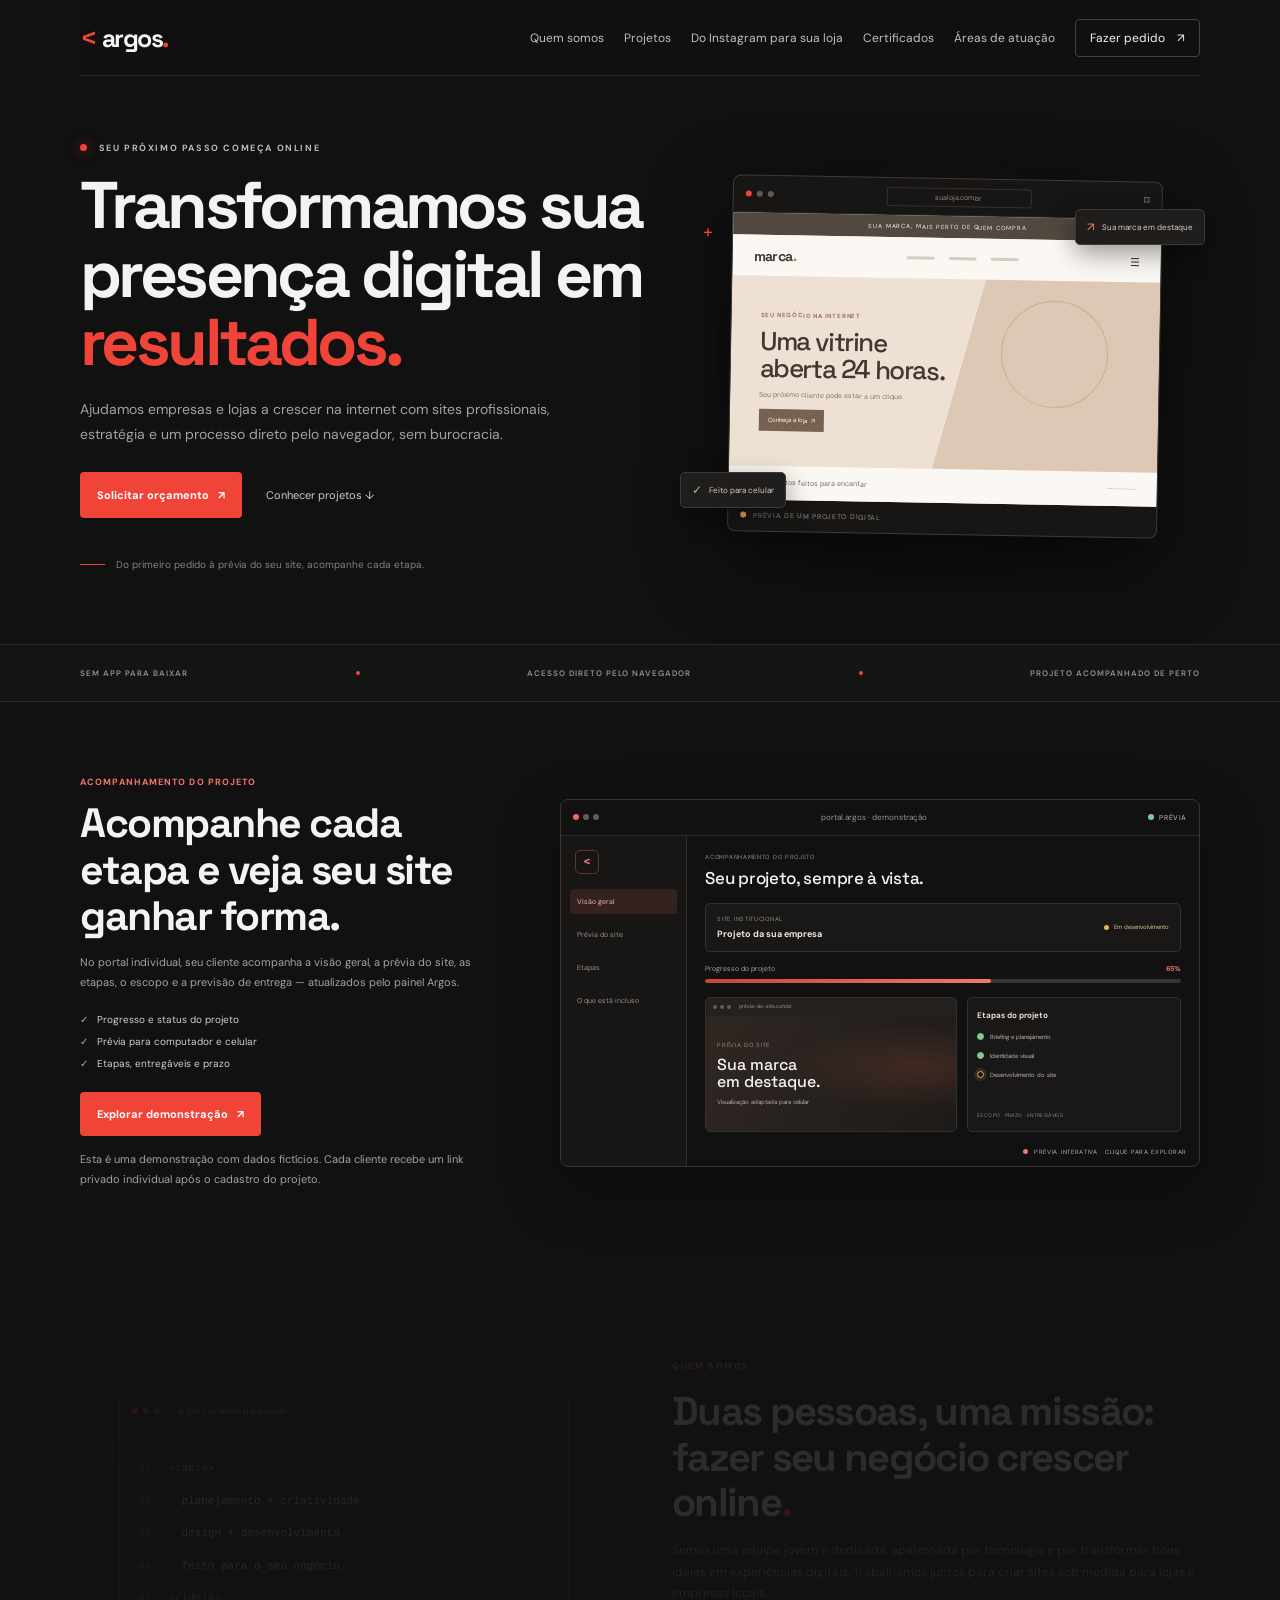
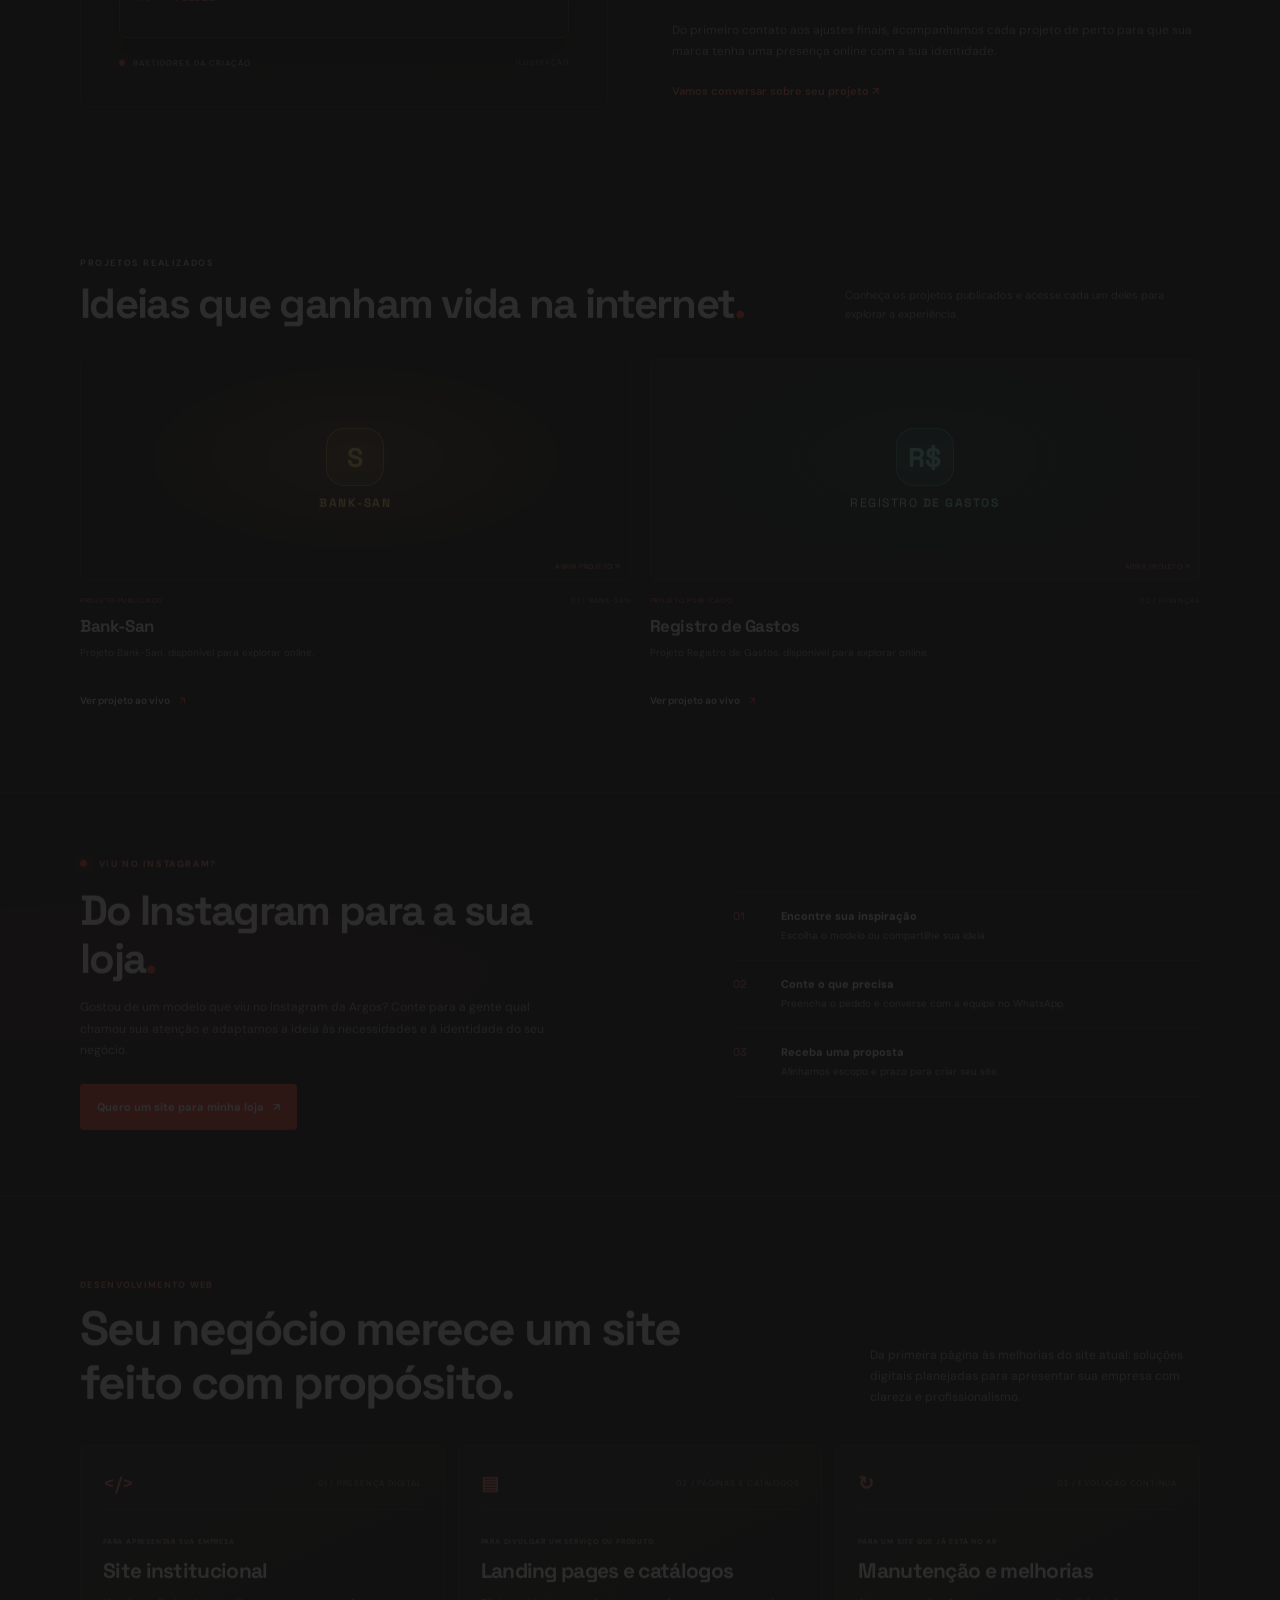
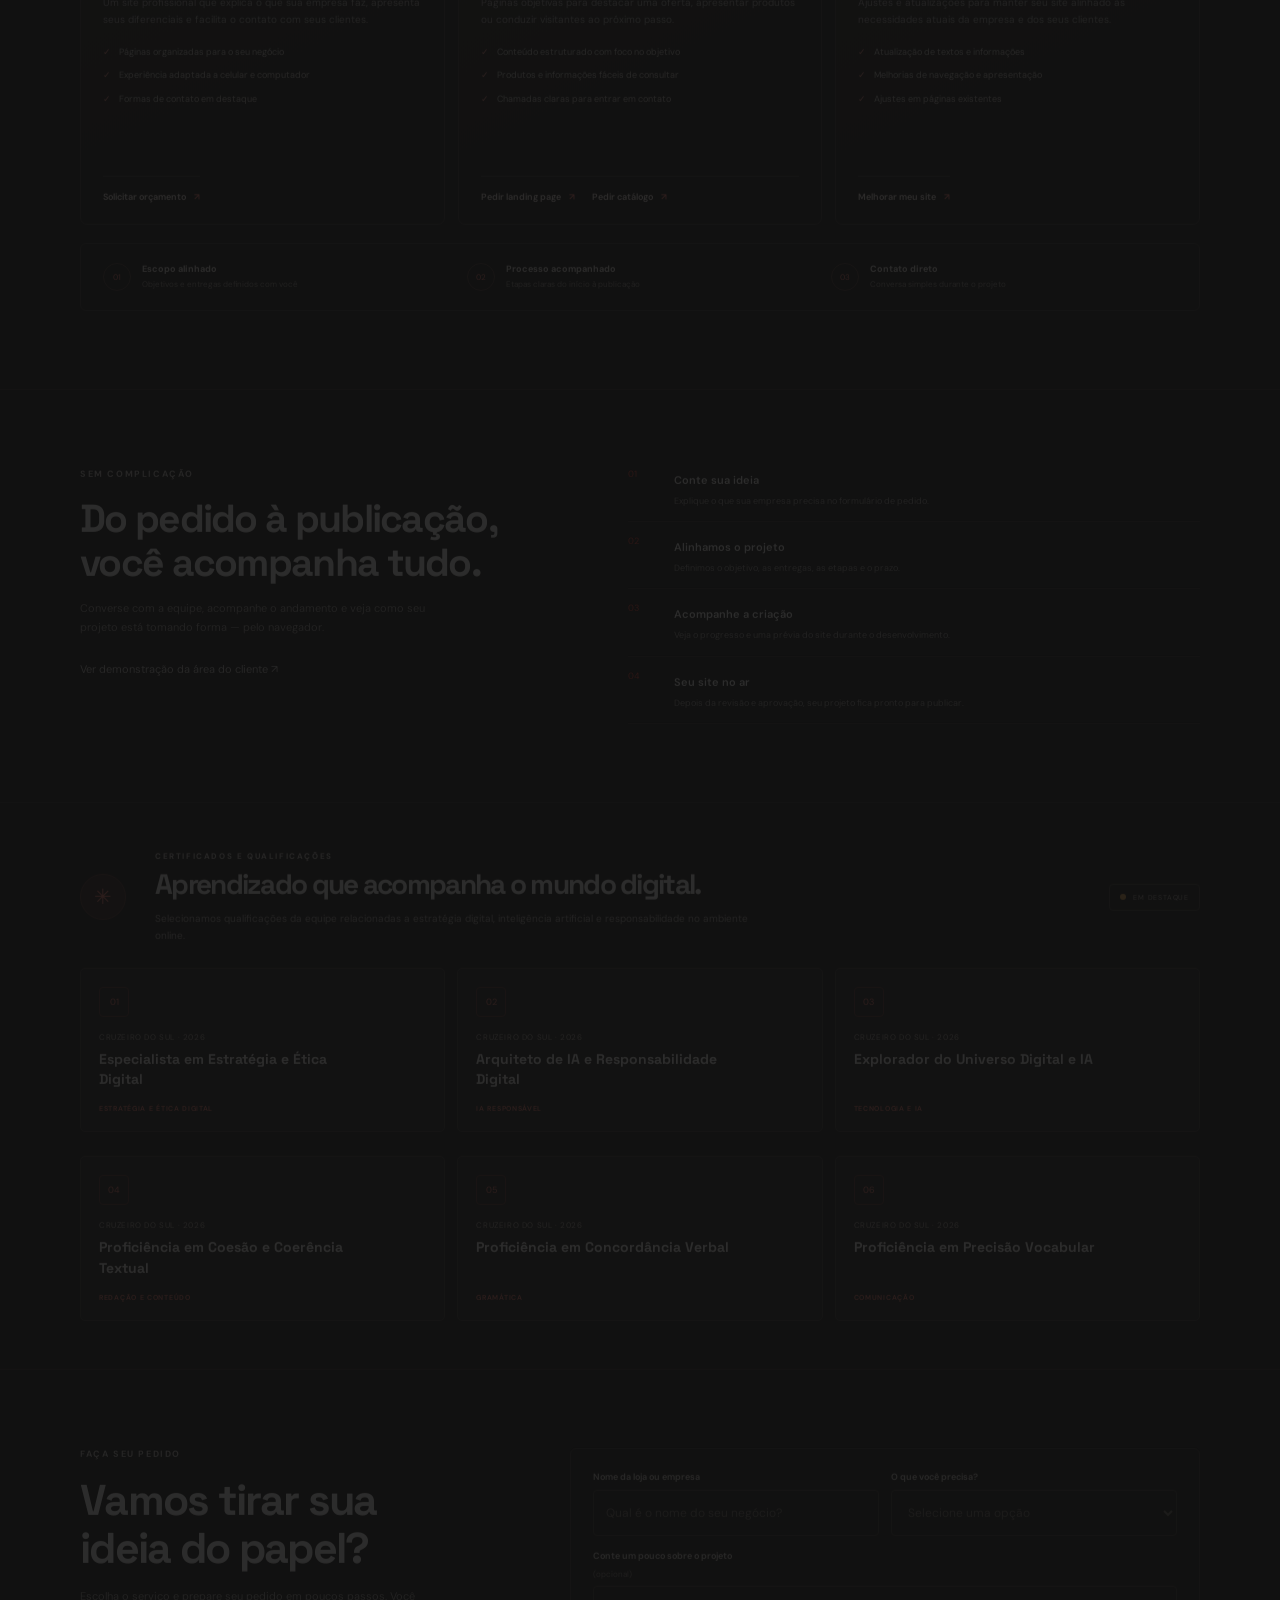
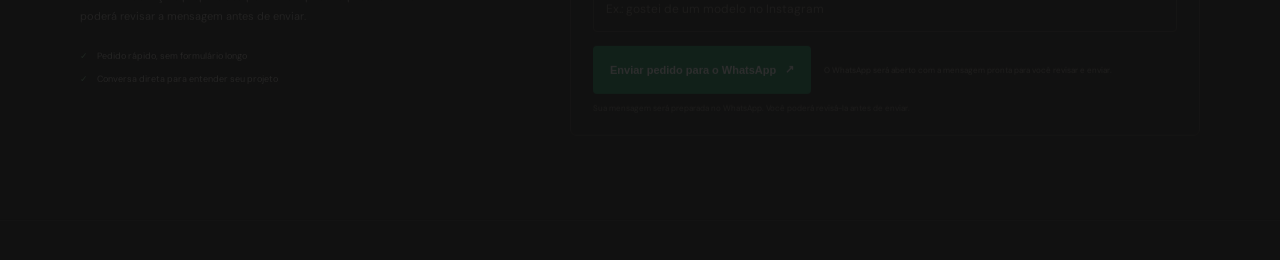
<file: index.html>
<!DOCTYPE html>
<html lang="pt-BR">
<head>
  <meta charset="UTF-8">
  <meta name="viewport" content="width=device-width, initial-scale=1">
  <link rel="icon" type="image/png" href="src/assets/argos-logo.png">
  <meta http-equiv="refresh" content="0; url=src/">
  <title>Argos</title>
</head>
<body>
  <p>Abrindo o site da Argos. <a href="src/">Clique aqui se não for redirecionado.</a></p>
</body>
</html>
</file>
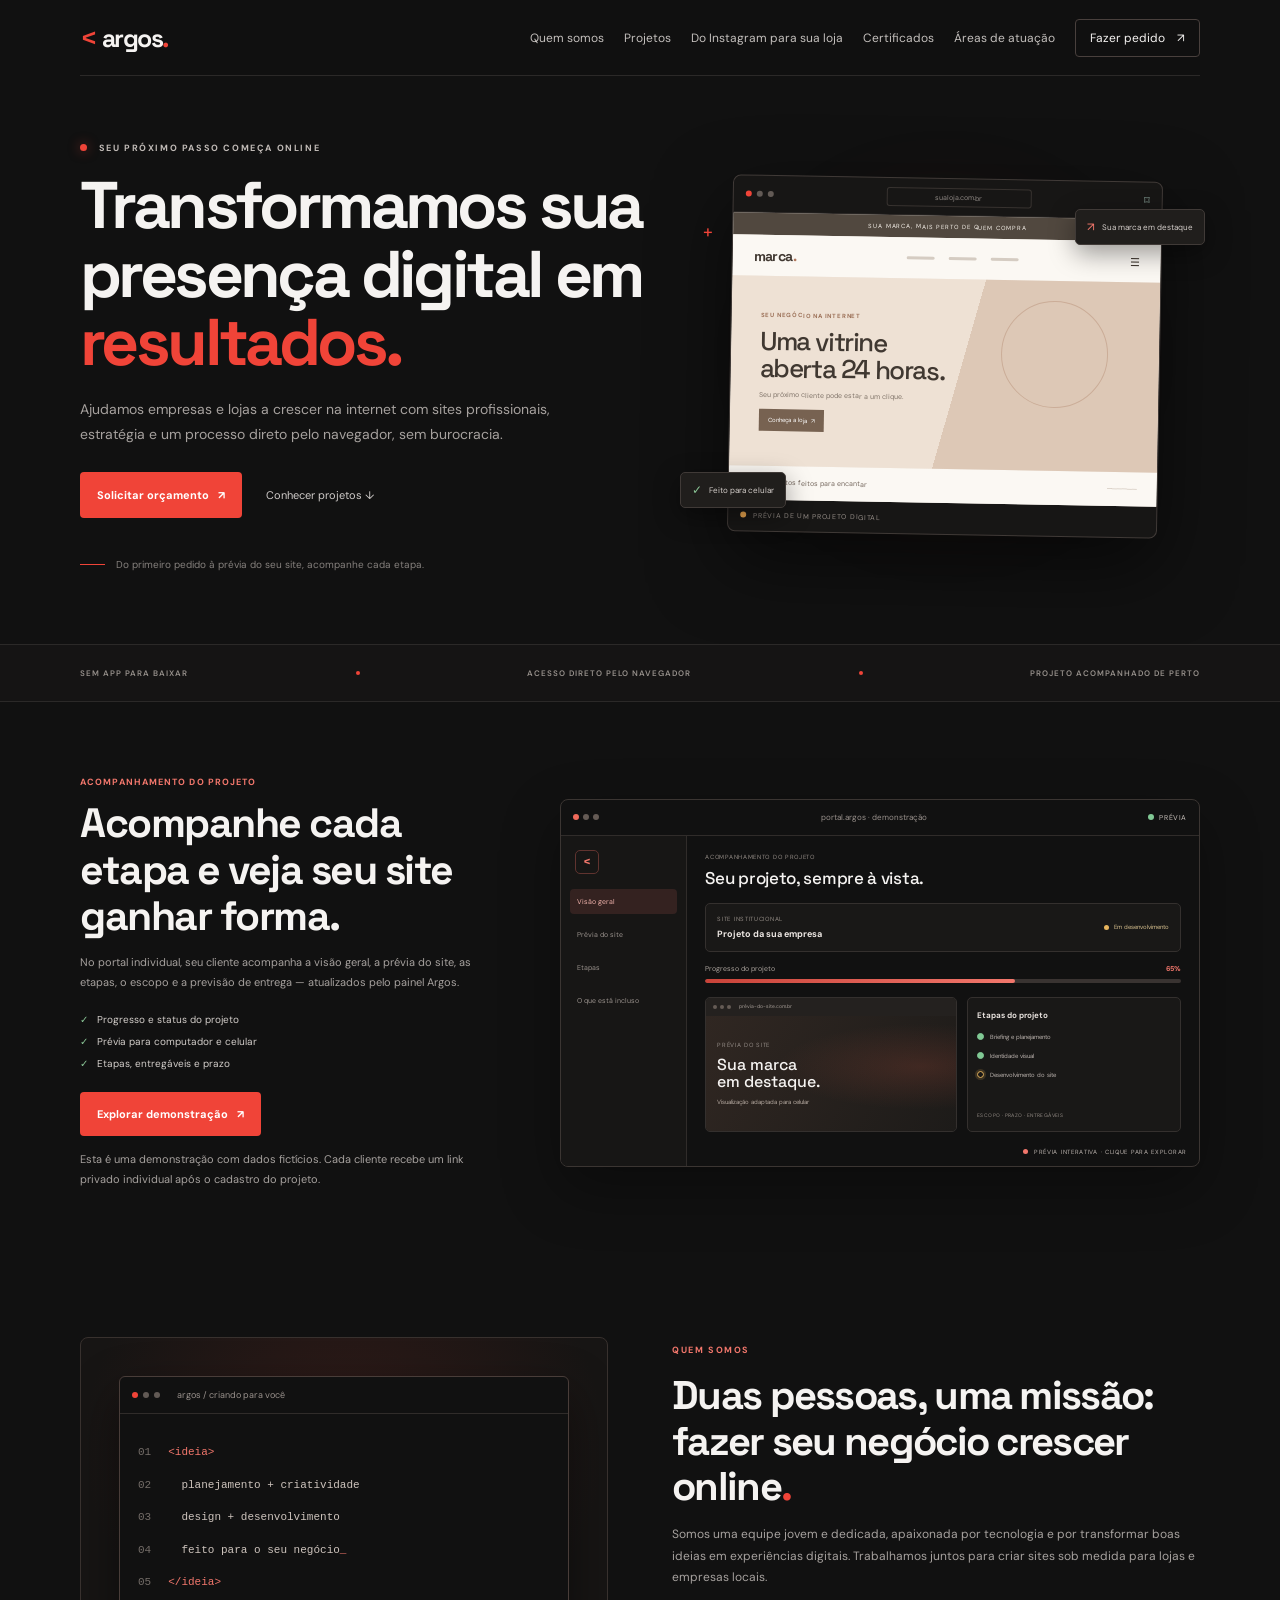
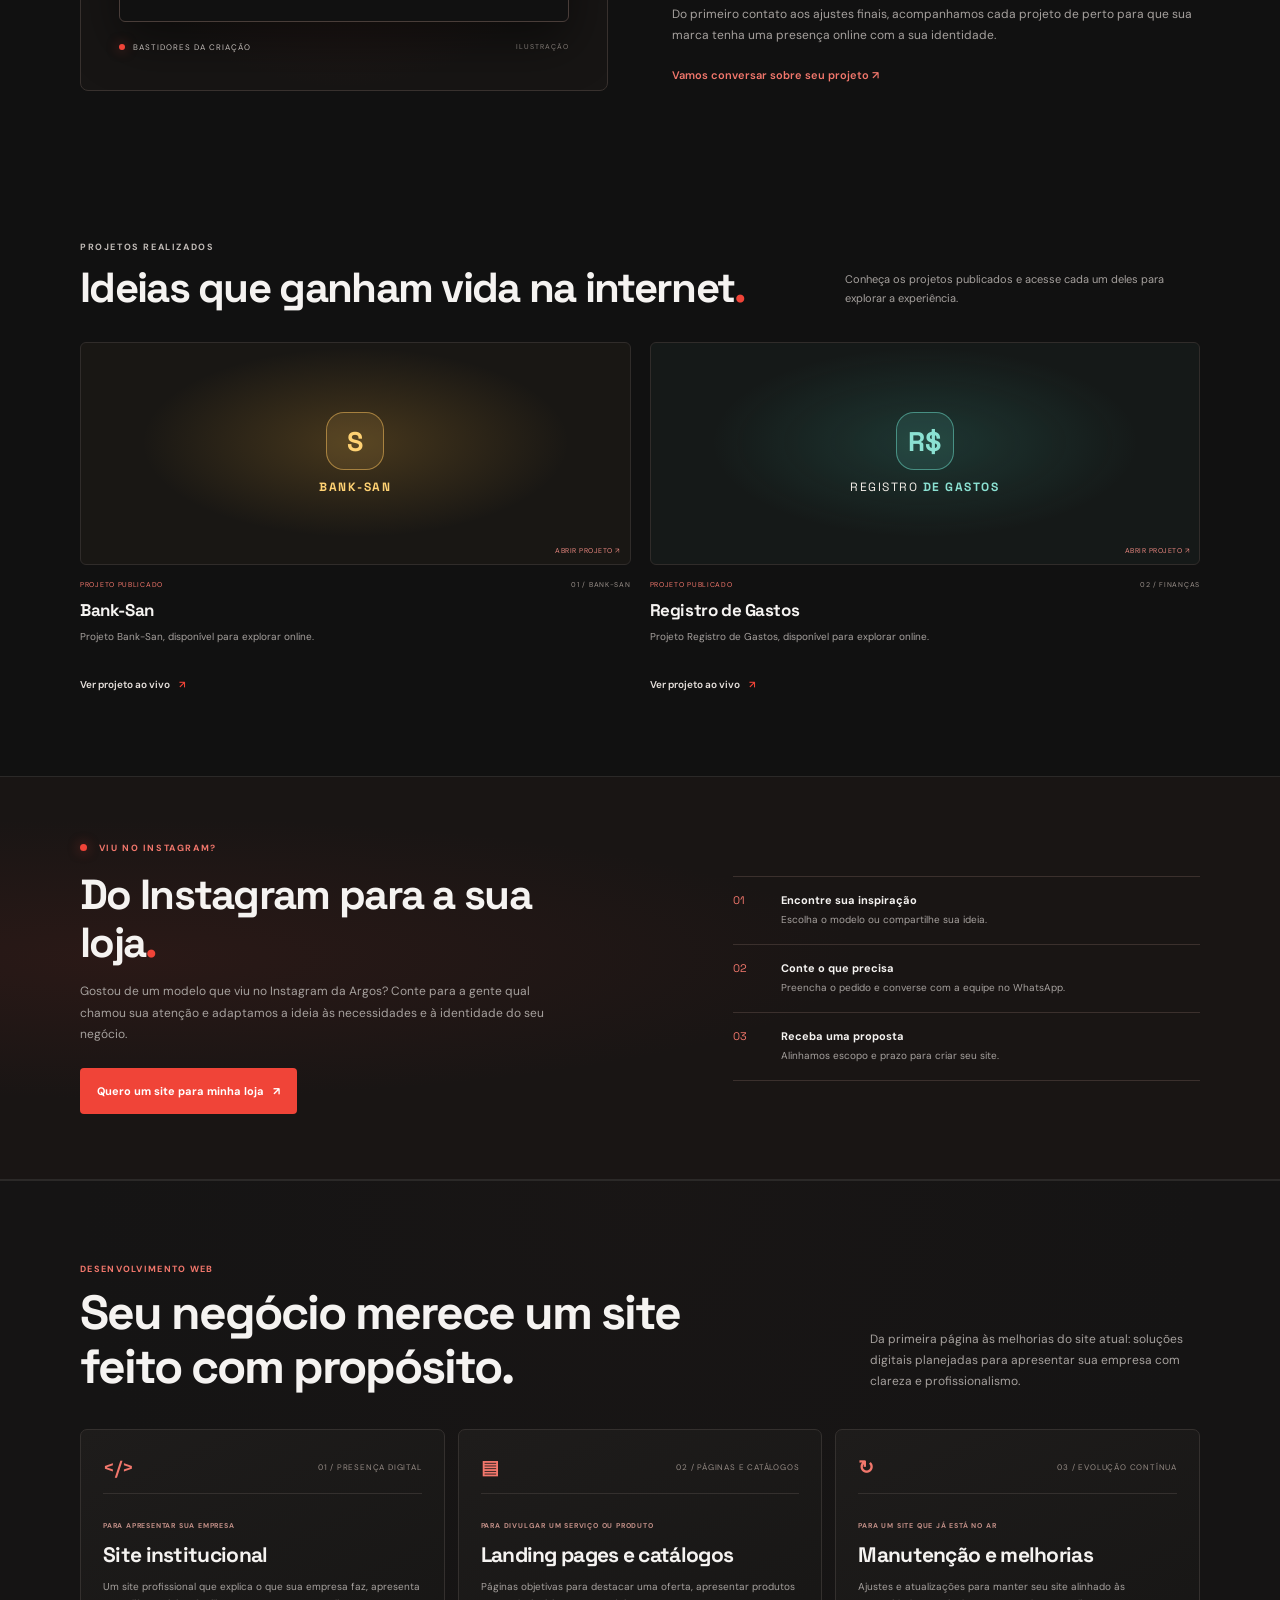
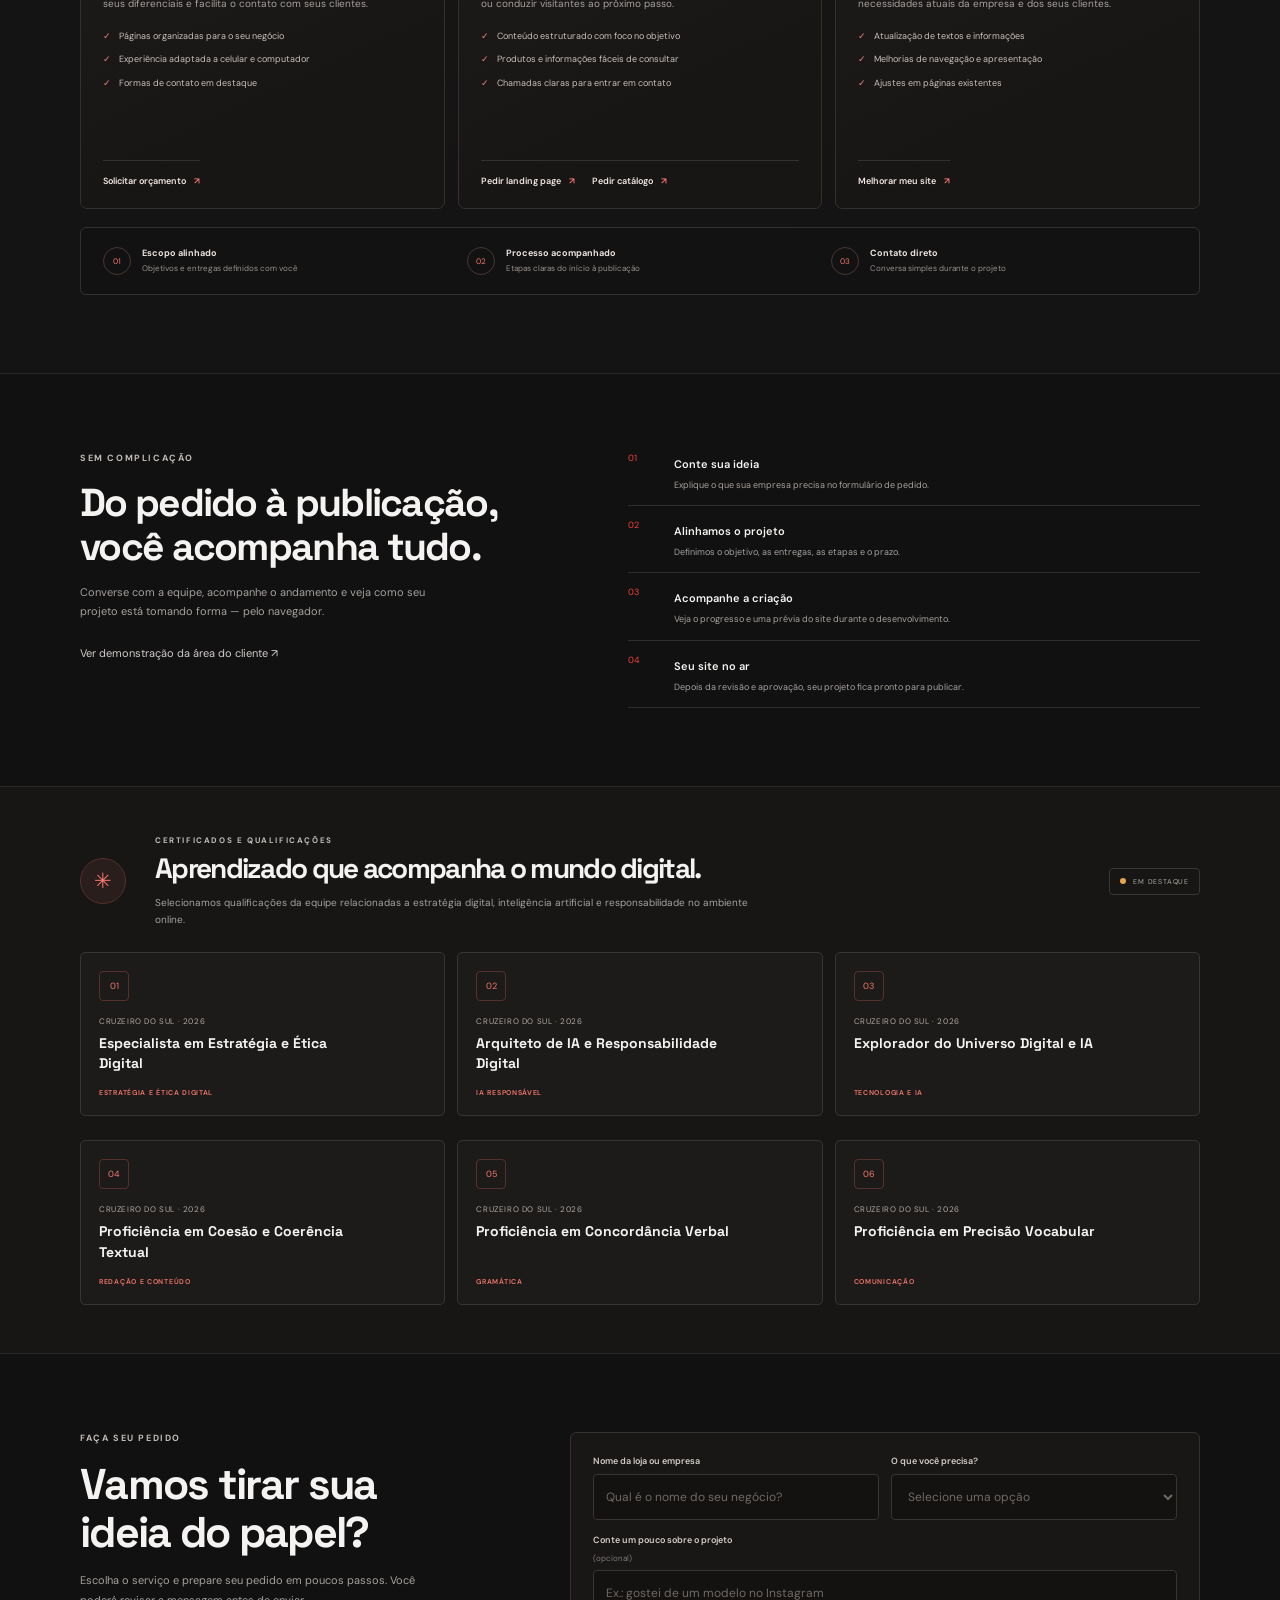
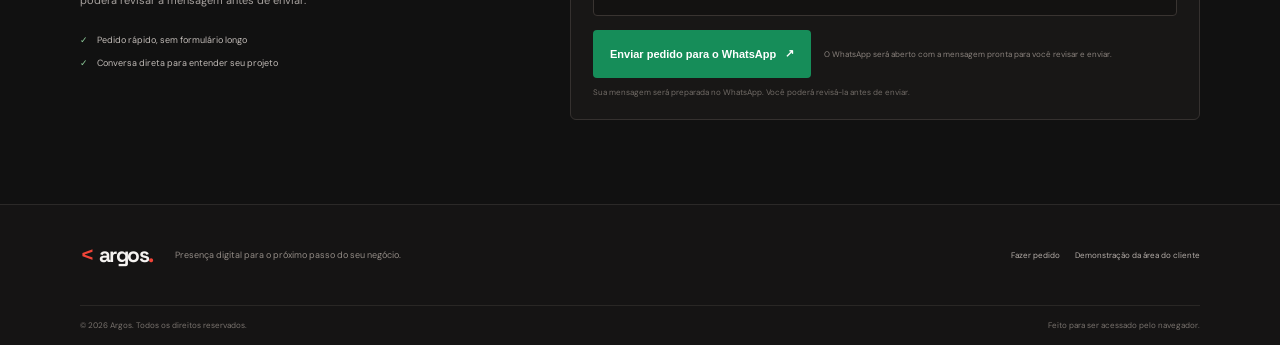
<file: src/index.html>
<!doctype html>
<html lang="pt-BR">
  <head>
    <meta charset="utf-8" />
    <meta name="viewport" content="width=device-width, initial-scale=1" />
    <link rel="icon" type="image/png" href="assets/argos-logo.png" />
    <meta
      name="description"
      content="A Argos cria sites profissionais, catálogos online e estratégias digitais para empresas e lojas."
    />
    <meta name="theme-color" content="#111111" />
    <title>Argos — Sua empresa pronta para crescer na internet</title>
    <link rel="preconnect" href="https://fonts.googleapis.com" />
    <link rel="preconnect" href="https://fonts.gstatic.com" crossorigin />
    <link
      href="https://fonts.googleapis.com/css2?family=DM+Sans:wght@400;500;600;700&family=Space+Grotesk:wght@400;500;600;700&display=swap"
      rel="stylesheet"
    />
    <link rel="stylesheet" href="css/styles.css" />
    <script src="js/config.js" defer></script>
    <script src="js/script.js" defer></script>
  </head>
  <body>
    <header class="site-header">
      <a class="brand" href="#inicio" aria-label="Argos, início">
        <span class="brand-mark" aria-hidden="true">&lt;</span>
        <span>argos<span class="brand-period">.</span></span>
      </a>
      <button class="menu-toggle" type="button" aria-expanded="false" aria-controls="main-nav" aria-label="Abrir menu">
        <span></span><span></span><span></span>
      </button>
      <nav class="main-nav" id="main-nav" aria-label="Navegação principal">
        <a href="#quem-somos">Quem somos</a>
        <a href="#projetos">Projetos</a>
        <a href="#instagram">Do Instagram para sua loja</a>
        <a href="#certificados">Certificados</a>
        <a href="#atuacao">Áreas de atuação</a>
        <a class="nav-cta" href="#pedido">Fazer pedido <span aria-hidden="true">↗</span></a>
      </nav>
    </header>

    <main>
      <section class="hero section-wrap" id="inicio">
        <div class="hero-copy">
          <p class="eyebrow"><span class="status-dot"></span> SEU PRÓXIMO PASSO COMEÇA ONLINE</p>
          <h1>Transformamos sua presença digital em <span>resultados.</span></h1>
          <p class="hero-description">
            Ajudamos empresas e lojas a crescer na internet com sites profissionais, estratégia e um processo
            direto pelo navegador, sem burocracia.
          </p>
          <div class="hero-actions">
            <a class="button button-primary" href="#pedido">Solicitar orçamento <span aria-hidden="true">↗</span></a>
            <a class="text-link" href="#projetos">Conhecer projetos <span aria-hidden="true">↓</span></a>
          </div>
          <div class="hero-note">
            <span class="note-line" aria-hidden="true"></span>
            <span>Do primeiro pedido à prévia do seu site, acompanhe cada etapa.</span>
          </div>
        </div>

        <div class="hero-art" aria-label="Prévia ilustrativa de um site de loja virtual">
          <div class="art-glow"></div>
          <div class="browser-card">
            <div class="browser-top">
              <span></span><span></span><span></span>
              <div class="browser-address">sualoja.com.br</div>
              <span class="browser-lock" aria-label="Conexão ilustrativa">⌑</span>
            </div>
            <div class="store-preview">
              <div class="store-announcement">SUA MARCA, MAIS PERTO DE QUEM COMPRA</div>
              <div class="store-nav">
                <strong>marca<span>.</span></strong>
                <div><i></i><i></i><i></i></div>
                <b>☰</b>
              </div>
              <div class="store-hero">
                <span>SEU NEGÓCIO NA INTERNET</span>
                <strong>Uma vitrine<br />aberta 24 horas.</strong>
                <p>Seu próximo cliente pode estar a um clique.</p>
                <i>Conheça a loja&nbsp; ↗</i>
              </div>
              <div class="store-bottom"><span>◇</span><span>Produtos feitos para encantar</span><b>──────</b></div>
            </div>
            <div class="browser-caption"><span class="caption-live"></span> PRÉVIA DE UM PROJETO DIGITAL</div>
          </div>
          <span class="hero-chip chip-one"><i>↗</i> Sua marca em destaque</span>
          <span class="hero-chip chip-two"><i>✓</i> Feito para celular</span>
          <span class="hero-cross" aria-hidden="true">+</span>
        </div>
      </section>

      <section class="trust-strip" aria-label="Diferenciais da Argos">
        <div class="section-wrap trust-inner">
          <span>SEM APP PARA BAIXAR</span><i></i>
          <span>ACESSO DIRETO PELO NAVEGADOR</span><i></i>
          <span>PROJETO ACOMPANHADO DE PERTO</span>
        </div>
      </section>

      <section class="client-showcase section-wrap" aria-labelledby="client-showcase-title">
        <div class="client-showcase-copy">
          <p class="eyebrow">ACOMPANHAMENTO DO PROJETO</p>
          <h2 id="client-showcase-title">Acompanhe cada etapa e veja seu site ganhar forma.</h2>
          <p>No portal individual, seu cliente acompanha a visão geral, a prévia do site, as etapas, o escopo e a previsão de entrega — atualizados pelo painel Argos.</p>
          <ul class="client-showcase-list">
            <li><span aria-hidden="true">✓</span> Progresso e status do projeto</li>
            <li><span aria-hidden="true">✓</span> Prévia para computador e celular</li>
            <li><span aria-hidden="true">✓</span> Etapas, entregáveis e prazo</li>
          </ul>
          <a class="button button-primary" href="cliente.html">Explorar demonstração <span aria-hidden="true">↗</span></a>
          <p class="client-showcase-note">Esta é uma demonstração com dados fictícios. Cada cliente recebe um link privado individual após o cadastro do projeto.</p>
        </div>
        <a class="client-showcase-preview" href="cliente.html" aria-label="Abrir demonstração da área do cliente">
          <div class="showcase-browser-bar">
            <span class="showcase-browser-dots" aria-hidden="true"><i></i><i></i><i></i></span>
            <span>portal.argos · demonstração</span>
            <span class="showcase-live"><i></i> PRÉVIA</span>
          </div>
          <div class="showcase-dashboard">
            <aside class="showcase-sidebar" aria-hidden="true">
              <span class="showcase-logo">&lt;</span>
              <span class="showcase-side-item is-current">Visão geral</span>
              <span class="showcase-side-item">Prévia do site</span>
              <span class="showcase-side-item">Etapas</span>
              <span class="showcase-side-item">O que está incluso</span>
            </aside>
            <div class="showcase-main">
              <div class="showcase-welcome">
                <span>ACOMPANHAMENTO DO PROJETO</span>
                <strong>Seu projeto, sempre à vista.</strong>
              </div>
              <div class="showcase-project">
                <div>
                  <small>SITE INSTITUCIONAL</small>
                  <strong>Projeto da sua empresa</strong>
                </div>
                <span class="showcase-status"><i></i> Em desenvolvimento</span>
              </div>
              <div class="showcase-progress">
                <div><span>Progresso do projeto</span><strong>65%</strong></div>
                <span class="showcase-progress-track"><i></i></span>
              </div>
              <div class="showcase-lower">
                <div class="showcase-site-preview">
                  <div class="showcase-site-top"><i></i><i></i><i></i><span>prévia-do-site.com.br</span></div>
                  <div class="showcase-site-content">
                    <small>PRÉVIA DO SITE</small>
                    <strong>Sua marca<br />em destaque.</strong>
                    <span>Visualização adaptada para celular</span>
                  </div>
                </div>
                <div class="showcase-timeline">
                  <strong>Etapas do projeto</strong>
                  <span><i class="is-done"></i> Briefing e planejamento</span>
                  <span><i class="is-done"></i> Identidade visual</span>
                  <span><i class="is-active"></i> Desenvolvimento do site</span>
                  <small>ESCOPO · PRAZO · ENTREGÁVEIS</small>
                </div>
              </div>
            </div>
          </div>
          <span class="showcase-caption"><i></i> PRÉVIA INTERATIVA · CLIQUE PARA EXPLORAR</span>
        </a>
      </section>

      <section class="about section-wrap" id="quem-somos" aria-labelledby="about-title">
        <div class="about-visual" aria-label="Ilustração de uma tela de código nos bastidores da Argos" role="img">
          <div class="about-editor">
            <div class="about-editor-top"><span></span><span></span><span></span><small>argos / criando para você</small></div>
            <div class="about-editor-body" aria-hidden="true">
              <span class="code-line"><i>01</i><b>&lt;ideia&gt;</b></span>
              <span class="code-line"><i>02</i>&nbsp;&nbsp;planejamento + criatividade</span>
              <span class="code-line"><i>03</i>&nbsp;&nbsp;design + desenvolvimento</span>
              <span class="code-line"><i>04</i>&nbsp;&nbsp;feito para o seu negócio<span class="code-cursor">_</span></span>
              <span class="code-line"><i>05</i><b>&lt;/ideia&gt;</b></span>
            </div>
          </div>
          <div class="about-visual-caption"><span class="status-dot"></span> BASTIDORES DA CRIAÇÃO <small>ILUSTRAÇÃO</small></div>
        </div>
        <div class="about-copy">
          <p class="eyebrow">QUEM SOMOS</p>
          <h2>Duas pessoas, uma missão: fazer seu negócio crescer online<span class="brand-period">.</span></h2>
          <p>Somos uma equipe jovem e dedicada, apaixonada por tecnologia e por transformar boas ideias em experiências digitais. Trabalhamos juntos para criar sites sob medida para lojas e empresas locais.</p>
          <p>Do primeiro contato aos ajustes finais, acompanhamos cada projeto de perto para que sua marca tenha uma presença online com a sua identidade.</p>
          <a class="text-link" href="#pedido">Vamos conversar sobre seu projeto <span aria-hidden="true">↗</span></a>
        </div>
      </section>

      <section class="projects section-wrap" id="projetos">
        <div class="section-heading">
          <div>
            <p class="eyebrow">PROJETOS REALIZADOS</p>
            <h2>Ideias que ganham vida na internet<span class="brand-period">.</span></h2>
          </div>
          <p>Conheça os projetos publicados e acesse cada um deles para explorar a experiência.</p>
        </div>
        <div class="project-grid">
          <article class="project-card">
            <a
              class="project-visual project-visual--bank"
              href="https://bank-san.vercel.app/"
              target="_blank"
              rel="noopener noreferrer"
              aria-label="Abrir o projeto Bank-San em uma nova aba"
            >
              <span class="project-cover-mark" aria-hidden="true">S</span>
              <span class="project-cover-name"><strong>BANK-SAN</strong></span>
              <span class="visual-link">ABRIR PROJETO ↗</span>
            </a>
            <div class="project-meta"><span>PROJETO PUBLICADO</span><span>01 / BANK-SAN</span></div>
            <h3>Bank-San</h3>
            <p>Projeto Bank-San, disponível para explorar online.</p>
            <a
              class="project-link"
              href="https://bank-san.vercel.app/"
              target="_blank"
              rel="noopener noreferrer"
            >Ver projeto ao vivo <span aria-hidden="true">↗</span></a>
          </article>
          <article class="project-card">
            <a
              class="project-visual project-visual--expenses"
              href="https://nv-py.vercel.app/"
              target="_blank"
              rel="noopener noreferrer"
              aria-label="Abrir o projeto Registro de Gastos em uma nova aba"
            >
              <span class="project-cover-mark" aria-hidden="true">R$</span>
              <span class="project-cover-name">REGISTRO <strong>DE GASTOS</strong></span>
              <span class="visual-link">ABRIR PROJETO ↗</span>
            </a>
            <div class="project-meta"><span>PROJETO PUBLICADO</span><span>02 / FINANÇAS</span></div>
            <h3>Registro de Gastos</h3>
            <p>Projeto Registro de Gastos, disponível para explorar online.</p>
            <a
              class="project-link"
              href="https://nv-py.vercel.app/"
              target="_blank"
              rel="noopener noreferrer"
            >Ver projeto ao vivo <span aria-hidden="true">↗</span></a>
          </article>
        </div>
      </section>

      <section class="instagram-section" id="instagram" aria-labelledby="instagram-title">
        <div class="section-wrap instagram-inner">
          <div class="instagram-copy">
            <p class="eyebrow"><span class="status-dot"></span> VIU NO INSTAGRAM?</p>
            <h2 id="instagram-title">Do Instagram para a sua loja<span class="brand-period">.</span></h2>
            <p>Gostou de um modelo que viu no Instagram da Argos? Conte para a gente qual chamou sua atenção e adaptamos a ideia às necessidades e à identidade do seu negócio.</p>
            <a class="button button-primary" href="#pedido">Quero um site para minha loja <span aria-hidden="true">↗</span></a>
          </div>
          <div class="instagram-steps" aria-label="Como encomendar seu site">
            <div><span>01</span><p><strong>Encontre sua inspiração</strong><small>Escolha o modelo ou compartilhe sua ideia.</small></p></div>
            <div><span>02</span><p><strong>Conte o que precisa</strong><small>Preencha o pedido e converse com a equipe no WhatsApp.</small></p></div>
            <div><span>03</span><p><strong>Receba uma proposta</strong><small>Alinhamos escopo e prazo para criar seu site.</small></p></div>
          </div>
        </div>
      </section>

      <section class="services" id="atuacao">
        <div class="section-wrap">
          <div class="section-heading">
            <div>
              <p class="eyebrow">DESENVOLVIMENTO WEB</p>
              <h2>Seu negócio merece um site feito com propósito.</h2>
            </div>
            <p>Da primeira página às melhorias do site atual: soluções digitais planejadas para apresentar sua empresa com clareza e profissionalismo.</p>
          </div>
          <div class="service-grid">
            <article class="service-card">
              <div class="service-top"><span class="service-icon" aria-hidden="true">&lt;/&gt;</span><span class="service-number">01 / PRESENÇA DIGITAL</span></div>
              <p class="eyebrow">PARA APRESENTAR SUA EMPRESA</p>
              <h3>Site institucional</h3>
              <p>Um site profissional que explica o que sua empresa faz, apresenta seus diferenciais e facilita o contato com seus clientes.</p>
              <ul>
                <li>Páginas organizadas para o seu negócio</li>
                <li>Experiência adaptada a celular e computador</li>
                <li>Formas de contato em destaque</li>
              </ul>
              <a class="service-link" href="#pedido" data-service="Site institucional">Solicitar orçamento <span aria-hidden="true">↗</span></a>
            </article>
            <article class="service-card">
              <div class="service-top"><span class="service-icon" aria-hidden="true">▤</span><span class="service-number">02 / PÁGINAS E CATÁLOGOS</span></div>
              <p class="eyebrow">PARA DIVULGAR UM SERVIÇO OU PRODUTO</p>
              <h3>Landing pages e catálogos</h3>
              <p>Páginas objetivas para destacar uma oferta, apresentar produtos ou conduzir visitantes ao próximo passo.</p>
              <ul>
                <li>Conteúdo estruturado com foco no objetivo</li>
                <li>Produtos e informações fáceis de consultar</li>
                <li>Chamadas claras para entrar em contato</li>
              </ul>
              <div class="service-actions">
                <a class="service-link" href="#pedido" data-service="Landing page">Pedir landing page <span aria-hidden="true">↗</span></a>
                <a class="service-link" href="#pedido" data-service="Catálogo online">Pedir catálogo <span aria-hidden="true">↗</span></a>
              </div>
            </article>
            <article class="service-card">
              <div class="service-top"><span class="service-icon" aria-hidden="true">↻</span><span class="service-number">03 / EVOLUÇÃO CONTÍNUA</span></div>
              <p class="eyebrow">PARA UM SITE QUE JÁ ESTÁ NO AR</p>
              <h3>Manutenção e melhorias</h3>
              <p>Ajustes e atualizações para manter seu site alinhado às necessidades atuais da empresa e dos seus clientes.</p>
              <ul>
                <li>Atualização de textos e informações</li>
                <li>Melhorias de navegação e apresentação</li>
                <li>Ajustes em páginas existentes</li>
              </ul>
              <a class="service-link" href="#pedido" data-service="Manutenção ou melhoria">Melhorar meu site <span aria-hidden="true">↗</span></a>
            </article>
          </div>
          <div class="service-commitments" aria-label="Compromissos no desenvolvimento">
            <span><i aria-hidden="true">01</i><strong>Escopo alinhado</strong><small>Objetivos e entregas definidos com você</small></span>
            <span><i aria-hidden="true">02</i><strong>Processo acompanhado</strong><small>Etapas claras do início à publicação</small></span>
            <span><i aria-hidden="true">03</i><strong>Contato direto</strong><small>Conversa simples durante o projeto</small></span>
          </div>
        </div>
      </section>

      <section class="process section-wrap">
        <div class="process-heading">
          <p class="eyebrow">SEM COMPLICAÇÃO</p>
          <h2>Do pedido à publicação,<br />você acompanha tudo.</h2>
          <p>Converse com a equipe, acompanhe o andamento e veja como seu projeto está tomando forma — pelo navegador.</p>
          <a class="text-link" href="cliente.html">Ver demonstração da área do cliente <span aria-hidden="true">↗</span></a>
        </div>
        <div class="process-steps">
          <div class="process-step"><span>01</span><div><strong>Conte sua ideia</strong><p>Explique o que sua empresa precisa no formulário de pedido.</p></div></div>
          <div class="process-step"><span>02</span><div><strong>Alinhamos o projeto</strong><p>Definimos o objetivo, as entregas, as etapas e o prazo.</p></div></div>
          <div class="process-step"><span>03</span><div><strong>Acompanhe a criação</strong><p>Veja o progresso e uma prévia do site durante o desenvolvimento.</p></div></div>
          <div class="process-step"><span>04</span><div><strong>Seu site no ar</strong><p>Depois da revisão e aprovação, seu projeto fica pronto para publicar.</p></div></div>
        </div>
      </section>

      <section class="certificates" id="certificados">
        <div class="section-wrap certificates-inner">
          <div class="certificate-heading">
            <div class="certificate-mark" aria-hidden="true">✳</div>
            <div class="certificate-copy">
              <p class="eyebrow">CERTIFICADOS E QUALIFICAÇÕES</p>
              <h2>Aprendizado que acompanha o mundo digital.</h2>
              <p>Selecionamos qualificações da equipe relacionadas a estratégia digital, inteligência artificial e responsabilidade no ambiente online.</p>
            </div>
            <span class="certificate-status"><i></i> EM DESTAQUE</span>
          </div>
          <div class="certificate-grid" aria-label="Qualificações selecionadas da equipe Argos">
            <article class="certificate-card">
              <span class="certificate-card-mark" aria-hidden="true">01</span>
              <div>
                <p class="certificate-provider">CRUZEIRO DO SUL · 2026</p>
                <h3>Especialista em Estratégia e Ética Digital</h3>
              </div>
              <span class="certificate-topic">ESTRATÉGIA E ÉTICA DIGITAL</span>
            </article>
            <article class="certificate-card">
              <span class="certificate-card-mark" aria-hidden="true">02</span>
              <div>
                <p class="certificate-provider">CRUZEIRO DO SUL · 2026</p>
                <h3>Arquiteto de IA e Responsabilidade Digital</h3>
              </div>
              <span class="certificate-topic">IA RESPONSÁVEL</span>
            </article>
            <article class="certificate-card">
              <span class="certificate-card-mark" aria-hidden="true">03</span>
              <div>
                <p class="certificate-provider">CRUZEIRO DO SUL · 2026</p>
                <h3>Explorador do Universo Digital e IA</h3>
              </div>
              <span class="certificate-topic">TECNOLOGIA E IA</span>
            </article>
          </div>
          <div class="certificate-grid certificate-grid-more" id="certificate-more" aria-label="Mais certificados da equipe Argos">
            <article class="certificate-card">
              <span class="certificate-card-mark" aria-hidden="true">04</span>
              <div>
                <p class="certificate-provider">CRUZEIRO DO SUL · 2026</p>
                <h3>Proficiência em Coesão e Coerência Textual</h3>
              </div>
              <span class="certificate-topic">REDAÇÃO E CONTEÚDO</span>
            </article>
            <article class="certificate-card">
              <span class="certificate-card-mark" aria-hidden="true">05</span>
              <div>
                <p class="certificate-provider">CRUZEIRO DO SUL · 2026</p>
                <h3>Proficiência em Concordância Verbal</h3>
              </div>
              <span class="certificate-topic">GRAMÁTICA</span>
            </article>
            <article class="certificate-card">
              <span class="certificate-card-mark" aria-hidden="true">06</span>
              <div>
                <p class="certificate-provider">CRUZEIRO DO SUL · 2026</p>
                <h3>Proficiência em Precisão Vocabular</h3>
              </div>
              <span class="certificate-topic">COMUNICAÇÃO</span>
            </article>
          </div>
          <button class="certificate-toggle" id="certificate-toggle" type="button" aria-expanded="false" aria-controls="certificate-more">
            Ver mais 3 certificados <span aria-hidden="true">＋</span>
          </button>
        </div>
      </section>

      <section class="contact section-wrap" id="pedido">
        <div class="contact-intro">
          <p class="eyebrow">FAÇA SEU PEDIDO</p>
          <h2>Vamos tirar sua ideia do papel?</h2>
          <p>Escolha o serviço e prepare seu pedido em poucos passos. Você poderá revisar a mensagem antes de enviar.</p>
          <div class="contact-promise"><span>✓</span> Pedido rápido, sem formulário longo</div>
          <div class="contact-promise"><span>✓</span> Conversa direta para entender seu projeto</div>
        </div>
        <form class="request-form" id="project-form">
          <div class="form-row">
            <label for="name">Nome da loja ou empresa<input id="name" name="name" autocomplete="organization" maxlength="120" required placeholder="Qual é o nome do seu negócio?" /></label>
            <label for="service">O que você precisa?
              <select id="service" name="service" required>
                <option value="" selected disabled>Selecione uma opção</option>
                <option value="Site institucional">🌐 Site Institucional / Empresa</option>
                <option value="Landing page">🚀 Landing Page de Vendas</option>
                <option value="Catálogo online">🛍️ Catálogo Online / E-commerce</option>
                <option value="Manutenção ou melhoria">🛠️ Outro Serviço / Manutenção</option>
              </select>
            </label>
          </div>
          <label for="message">Conte um pouco sobre o projeto <span class="optional">(opcional)</span><input id="message" name="message" maxlength="300" placeholder="Ex.: gostei de um modelo no Instagram" /></label>
          <div class="form-submit">
            <button class="button whatsapp-submit" type="submit">Enviar pedido para o WhatsApp <span aria-hidden="true">↗</span></button>
            <p id="form-status" role="status" aria-live="polite">O WhatsApp será aberto com a mensagem pronta para você revisar e enviar.</p>
          </div>
          <p class="privacy-note">Sua mensagem será preparada no WhatsApp. Você poderá revisá-la antes de enviar.</p>
        </form>
      </section>
    </main>

    <footer class="site-footer">
      <div class="footer-main">
        <a class="brand" href="#inicio" aria-label="Argos, voltar ao início">
          <span class="brand-mark" aria-hidden="true">&lt;</span>
          <span>argos<span class="brand-period">.</span></span>
        </a>
        <p>Presença digital para o próximo passo do seu negócio.</p>
        <div class="footer-links"><a href="#pedido">Fazer pedido</a><a href="cliente.html">Demonstração da área do cliente</a></div>
      </div>
      <div class="footer-bottom"><span>© 2026 Argos. Todos os direitos reservados.</span><span>Feito para ser acessado pelo navegador.</span></div>
    </footer>
  </body>
</html>
</file>
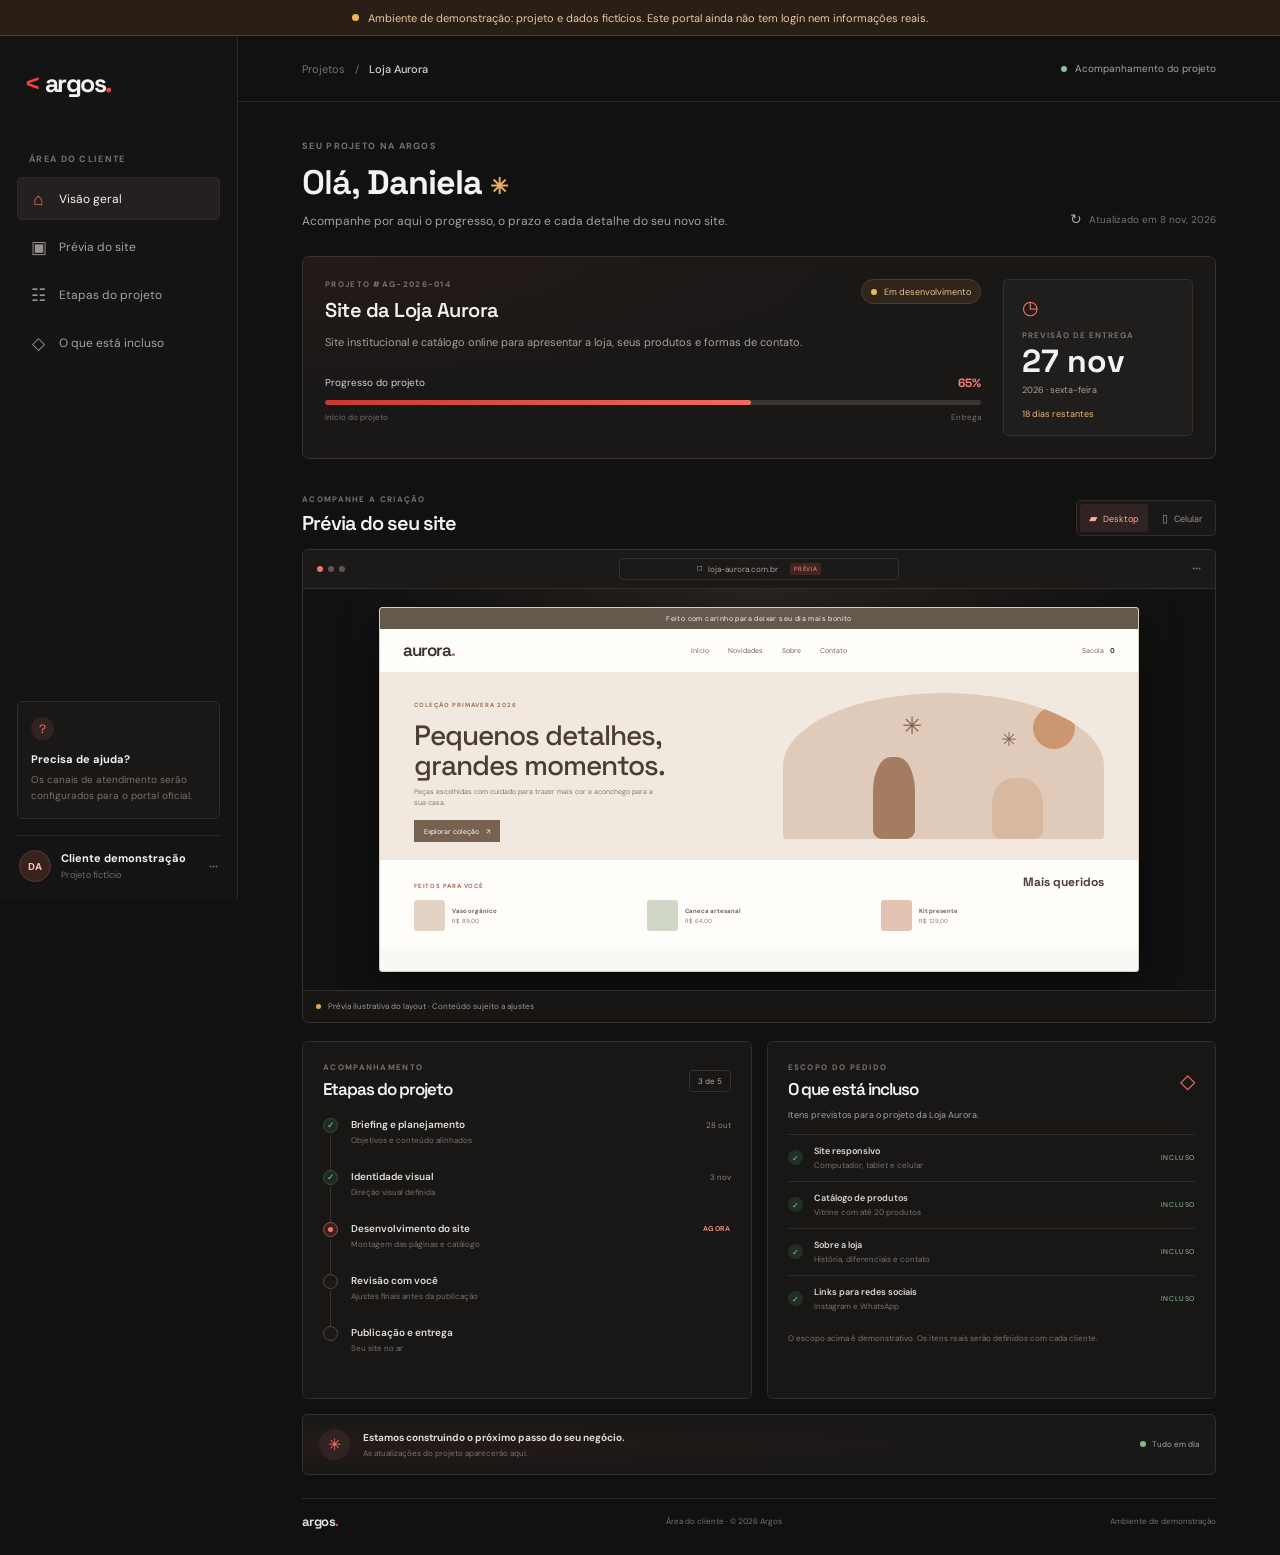
<file: src/cliente.html>
<!doctype html>
<html lang="pt-BR">
  <head>
    <meta charset="utf-8" />
    <meta name="viewport" content="width=device-width, initial-scale=1, maximum-scale=1, user-scalable=no" />
    <link rel="icon" type="image/png" href="assets/argos-logo.png" />
    <meta
      name="description"
      content="Acompanhe o andamento do seu projeto, o prazo de entrega e a prévia do seu site."
    />
    <meta name="theme-color" content="#111111" />
    <title>Área do cliente | Argos</title>
    <link rel="preconnect" href="https://fonts.googleapis.com" />
    <link rel="preconnect" href="https://fonts.gstatic.com" crossorigin />
    <link
      href="https://fonts.googleapis.com/css2?family=DM+Sans:wght@400;500;600;700&family=Space+Grotesk:wght@400;500;600;700&display=swap"
      rel="stylesheet"
    />
    <link rel="stylesheet" href="css/cliente.css" />
    <script src="js/config.js" defer></script>
    <script type="module" src="js/cliente.js"></script>
  </head>
  <body>
    <div id="portal-state" class="portal-state" role="status" aria-live="polite" hidden></div>
    <div id="demo-notice" class="demo-notice" role="note">
      <span class="notice-dot" aria-hidden="true"></span>
      Ambiente de demonstração: projeto e dados fictícios. Este portal ainda não tem login nem informações reais.
    </div>

    <div id="portal-app-shell" class="app-shell">
      <aside class="sidebar" aria-label="Menu da área do cliente">
        <a class="brand" href="#inicio" aria-label="Argos, início">
          <span class="brand-mark" aria-hidden="true">&lt;</span>
          <span>argos<span class="brand-period">.</span></span>
        </a>

        <div class="sidebar-caption">ÁREA DO CLIENTE</div>
        <nav class="sidebar-nav" aria-label="Navegação do projeto">
          <a class="nav-link is-active" href="#inicio">
            <span class="nav-icon" aria-hidden="true">⌂</span>
            Visão geral
          </a>
          <a class="nav-link" href="#previa">
            <span class="nav-icon" aria-hidden="true">▣</span>
            Prévia do site
          </a>
          <a class="nav-link" href="#etapas">
            <span class="nav-icon" aria-hidden="true">☷</span>
            Etapas do projeto
          </a>
          <a class="nav-link" href="#entregaveis">
            <span class="nav-icon" aria-hidden="true">◇</span>
            O que está incluso
          </a>
        </nav>

        <div class="sidebar-bottom">
          <div class="help-card">
            <span class="help-icon" aria-hidden="true">?</span>
            <strong>Precisa de ajuda?</strong>
            <p>Os canais de atendimento serão configurados para o portal oficial.</p>
          </div>
          <div class="client-profile">
            <span class="avatar" aria-hidden="true">DA</span>
            <span class="profile-copy">
              <strong id="sidebar-client-name">Cliente demonstração</strong>
              <small>Projeto fictício</small>
            </span>
            <span class="profile-more" aria-hidden="true">···</span>
          </div>
        </div>
      </aside>

      <main class="dashboard-main" id="inicio">
        <header class="topbar">
          <div class="breadcrumb"><span>Projetos</span><span aria-hidden="true">/</span><strong id="client-breadcrumb">Loja Aurora</strong></div>
          <span class="topbar-label"><span class="status-dot"></span> Acompanhamento do projeto</span>
        </header>

        <div class="dashboard-content">
          <section class="welcome">
            <div>
              <p class="eyebrow">SEU PROJETO NA ARGOS</p>
              <h1>Olá, <strong id="client-name">Daniela</strong> <span aria-hidden="true">✳</span></h1>
              <p>Acompanhe por aqui o progresso, o prazo e cada detalhe do seu novo site.</p>
            </div>
            <div id="portal-updated" class="updated-label"><span class="updated-icon" aria-hidden="true">↻</span> Atualizado em 8 nov, 2026</div>
          </section>

          <section class="project-overview" aria-labelledby="project-title">
            <div class="overview-main">
              <div class="project-title-row">
                <div>
                  <div id="project-kicker" class="project-kicker">PROJETO #AG-2026-014</div>
                  <h2 id="project-title">Site da Loja Aurora</h2>
                </div>
                <span id="project-status" class="status-pill"><span></span><span id="project-status-label">Em desenvolvimento</span></span>
              </div>
              <p id="project-description" class="project-description">Site institucional e catálogo online para apresentar a loja, seus produtos e formas de contato.</p>
              <div class="progress-heading">
                <span>Progresso do projeto</span>
                <strong id="project-progress-label">65%</strong>
              </div>
              <div
                class="progress-track"
                role="progressbar"
                aria-label="Progresso do projeto"
                aria-valuemin="0"
                aria-valuemax="100"
                aria-valuenow="65"
              >
                <span id="project-progress-bar"></span>
              </div>
              <div class="progress-labels"><span>Início do projeto</span><span id="progress-remaining">Entrega</span></div>
            </div>
            <div class="deadline-card">
              <span class="deadline-icon" aria-hidden="true">◷</span>
              <span class="deadline-label">PREVISÃO DE ENTREGA</span>
              <strong id="deadline-date">27 nov</strong>
              <span id="deadline-year" class="deadline-year">2026 · sexta-feira</span>
              <span id="deadline-countdown" class="deadline-countdown">18 dias restantes</span>
            </div>
          </section>

          <section class="preview-section" id="previa" aria-labelledby="preview-title">
            <div class="section-title-row">
              <div>
                <p class="eyebrow">ACOMPANHE A CRIAÇÃO</p>
                <h2 id="preview-title">Prévia do seu site</h2>
              </div>
              <div class="viewport-controls" role="group" aria-label="Tamanho da prévia">
                <button class="viewport-button is-active" type="button" data-viewport="desktop" aria-pressed="true">
                  <span aria-hidden="true">▰</span> Desktop
                </button>
                <button class="viewport-button" type="button" data-viewport="mobile" aria-pressed="false">
                  <span aria-hidden="true">▯</span> Celular
                </button>
              </div>
            </div>

            <div class="preview-card">
              <div class="preview-toolbar">
                <div class="browser-dots" aria-hidden="true"><i></i><i></i><i></i></div>
                <div id="preview-address" class="address-bar"><span aria-hidden="true">⌑</span> loja-aurora.com.br <span class="preview-tag">PRÉVIA</span></div>
                <span class="toolbar-more" aria-hidden="true">···</span>
              </div>
              <div class="preview-stage">
                <div class="site-preview-frame" id="site-preview">
                  <iframe id="live-preview" title="Prévia do site do cliente" sandbox="allow-scripts allow-forms allow-popups" hidden></iframe>
                  <div id="preview-empty" class="preview-empty" hidden>Nenhuma prévia foi adicionada ainda.</div>
                  <div class="sample-site" id="sample-site">
                    <div class="sample-announcement">Feito com carinho para deixar seu dia mais bonito</div>
                    <header class="sample-header">
                      <div class="sample-logo">aurora<span>.</span></div>
                      <nav class="sample-site-nav" aria-label="Navegação do site de demonstração">
                        <span>Início</span><span>Novidades</span><span>Sobre</span><span>Contato</span>
                      </nav>
                      <span class="sample-cart" aria-label="Sacola">Sacola <b>0</b></span>
                    </header>
                    <div class="sample-hero">
                      <div class="sample-hero-copy">
                        <span class="sample-overline">COLEÇÃO PRIMAVERA 2026</span>
                        <h3>Pequenos detalhes,<br />grandes momentos.</h3>
                        <p>Peças escolhidas com cuidado para trazer mais cor e aconchego para a sua casa.</p>
                        <span class="sample-cta">Explorar coleção <span aria-hidden="true">↗</span></span>
                      </div>
                      <div class="sample-product-art" aria-label="Ilustração de produtos da loja">
                        <span class="art-sun"></span>
                        <span class="art-vase vase-one"></span>
                        <span class="art-vase vase-two"></span>
                        <span class="art-flower flower-one">✳</span>
                        <span class="art-flower flower-two">✳</span>
                      </div>
                    </div>
                    <div class="sample-products">
                      <div class="sample-products-heading"><span>FEITOS PARA VOCÊ</span><strong>Mais queridos</strong></div>
                      <div class="product-list">
                        <div class="product-item"><span class="product-thumb thumb-one"></span><b>Vaso orgânico</b><small>R$ 89,00</small></div>
                        <div class="product-item"><span class="product-thumb thumb-two"></span><b>Caneca artesanal</b><small>R$ 64,00</small></div>
                        <div class="product-item"><span class="product-thumb thumb-three"></span><b>Kit presente</b><small>R$ 129,00</small></div>
                      </div>
                    </div>
                  </div>
                </div>
              </div>
              <div class="preview-caption"><span class="caption-dot"></span><span id="preview-caption-text">Prévia ilustrativa do layout · Conteúdo sujeito a ajustes</span>
                <a id="preview-open" href="#" target="_blank" rel="noopener noreferrer" hidden>Abrir prévia ↗</a></div>
            </div>
          </section>

          <div class="details-grid">
            <section class="details-card timeline-card" id="etapas" aria-labelledby="timeline-title">
              <div class="card-heading">
                <div><p class="eyebrow">ACOMPANHAMENTO</p><h2 id="timeline-title">Etapas do projeto</h2></div>
                <span id="timeline-counter" class="small-counter">3 de 5</span>
              </div>
              <ol id="timeline-list" class="timeline">
                <li class="timeline-item is-complete">
                  <span class="timeline-marker" aria-hidden="true">✓</span>
                  <div><strong>Briefing e planejamento</strong><p>Objetivos e conteúdo alinhados</p></div>
                  <time datetime="2026-10-28">28 out</time>
                </li>
                <li class="timeline-item is-complete">
                  <span class="timeline-marker" aria-hidden="true">✓</span>
                  <div><strong>Identidade visual</strong><p>Direção visual definida</p></div>
                  <time datetime="2026-11-03">3 nov</time>
                </li>
                <li class="timeline-item is-current">
                  <span class="timeline-marker" aria-hidden="true"><i></i></span>
                  <div><strong>Desenvolvimento do site</strong><p>Montagem das páginas e catálogo</p></div>
                  <span class="timeline-now">AGORA</span>
                </li>
                <li class="timeline-item">
                  <span class="timeline-marker" aria-hidden="true"></span>
                  <div><strong>Revisão com você</strong><p>Ajustes finais antes da publicação</p></div>
                </li>
                <li class="timeline-item">
                  <span class="timeline-marker" aria-hidden="true"></span>
                  <div><strong>Publicação e entrega</strong><p>Seu site no ar</p></div>
                </li>
              </ol>
            </section>

            <section class="details-card deliverables-card" id="entregaveis" aria-labelledby="deliverables-title">
              <div class="card-heading">
                <div><p class="eyebrow">ESCOPO DO PEDIDO</p><h2 id="deliverables-title">O que está incluso</h2></div>
                <span class="scope-icon" aria-hidden="true">◇</span>
              </div>
              <p id="deliverables-intro" class="card-intro">Itens previstos para o projeto da Loja Aurora.</p>
              <ul id="deliverables-list" class="deliverables-list">
                <li><span class="check-icon" aria-hidden="true">✓</span><span><strong>Site responsivo</strong><small>Computador, tablet e celular</small></span><span class="included-tag">INCLUSO</span></li>
                <li><span class="check-icon" aria-hidden="true">✓</span><span><strong>Catálogo de produtos</strong><small>Vitrine com até 20 produtos</small></span><span class="included-tag">INCLUSO</span></li>
                <li><span class="check-icon" aria-hidden="true">✓</span><span><strong>Sobre a loja</strong><small>História, diferenciais e contato</small></span><span class="included-tag">INCLUSO</span></li>
                <li><span class="check-icon" aria-hidden="true">✓</span><span><strong>Links para redes sociais</strong><small>Instagram e WhatsApp</small></span><span class="included-tag">INCLUSO</span></li>
              </ul>
              <p id="scope-disclaimer" class="scope-disclaimer">O escopo acima é demonstrativo. Os itens reais serão definidos com cada cliente.</p>
            </section>
          </div>

          <section class="next-step">
            <div class="next-step-icon" aria-hidden="true">✳</div>
            <div>            <strong>Estamos construindo o próximo passo do seu negócio.</strong><p>As atualizações do projeto aparecerão aqui.</p></div>
            <span class="next-step-status"><span></span> Tudo em dia</span>
          </section>

          <footer class="dashboard-footer">
            <a class="footer-brand" href="#inicio">argos<span>.</span></a>
            <span>Área do cliente · © 2026 Argos</span>
            <span id="portal-mode">Ambiente de demonstração</span>
          </footer>
        </div>
      </main>
    </div>
  </body>
</html>
</file>
<file: src/css/styles.css>
:root {
  color-scheme: dark;
  --background: #111111;
  --surface: #181818;
  --surface-raised: #1e1e1e;
  --text: #f5f3f1;
  --muted: #a6a19e;
  --red: #f04438;
  --line: #2b2928;
  --display: "Space Grotesk", sans-serif;
  --body: "DM Sans", sans-serif;
}

* { box-sizing: border-box; }
html { scroll-behavior: smooth; scroll-padding-top: 85px; }
body {
  margin: 0;
  background: var(--background);
  color: var(--text);
  font-family: var(--body);
  -webkit-font-smoothing: antialiased;
}
.scroll-reveal { opacity: 0; transform: translateY(18px); transition: opacity 620ms cubic-bezier(.2, .7, .2, 1), transform 620ms cubic-bezier(.2, .7, .2, 1); }
.scroll-reveal.is-visible { opacity: 1; transform: translateY(0); }
a { color: inherit; text-decoration: none; }
.section-wrap, .site-header, .footer-main, .footer-bottom { width: min(1120px, calc(100% - 64px)); margin-inline: auto; }

.site-header {
  position: sticky;
  z-index: 5;
  top: 0;
  display: flex;
  min-height: 76px;
  align-items: center;
  justify-content: space-between;
  border-bottom: 1px solid var(--line);
  background: #111111ed;
  backdrop-filter: blur(14px);
}
.brand { display: inline-flex; align-items: center; gap: 5px; font-family: var(--display); font-size: 25px; font-weight: 700; letter-spacing: -1.5px; }
.brand-mark { color: var(--red); font-size: 29px; font-weight: 500; }
.brand-period { color: var(--red); }
.main-nav { display: flex; align-items: center; gap: 20px; color: #c3bfbc; font-size: 12px; }
.main-nav a, .text-link { transition: color 160ms ease; }
.main-nav a:hover, .text-link:hover { color: var(--text); }
.main-nav .nav-cta { padding: 10px 14px; border: 1px solid #49403d; border-radius: 4px; color: var(--text); }
.nav-cta span, .button span { margin-left: 9px; }
.menu-toggle { display: none; }

.hero { min-height: 535px; display: grid; grid-template-columns: 1.05fr .95fr; align-items: center; gap: 45px; padding-block: 66px 73px; }
.eyebrow { margin: 0 0 17px; color: #c1bbb7; font-size: 9px; font-weight: 700; letter-spacing: 1.6px; }
.status-dot { display: inline-block; width: 7px; height: 7px; margin-right: 8px; border-radius: 50%; background: var(--red); box-shadow: 0 0 12px #f0443880; }
h1, h2, h3, p { margin-top: 0; }
h1, h2, h3 { font-family: var(--display); }
h1 { max-width: 610px; margin-bottom: 20px; font-size: clamp(42px, 5.3vw, 66px); line-height: 1.04; letter-spacing: -3.6px; }
h1 span { color: var(--red); }
.hero-description { max-width: 480px; margin-bottom: 25px; color: var(--muted); font-size: 14px; line-height: 1.8; }
.hero-actions { display: flex; align-items: center; gap: 24px; }
.button { display: inline-flex; min-height: 46px; align-items: center; justify-content: center; padding: 0 17px; border: 0; border-radius: 4px; cursor: pointer; font-size: 11px; font-weight: 700; transition: transform 160ms ease, background 160ms ease; }
.button:hover { transform: translateY(-2px); }
.button-primary { background: var(--red); color: #fff; }
.button-primary:hover { background: #d9382e; }
.button:disabled { cursor: wait; opacity: .65; }
.text-link { color: #d0ccca; font-size: 11px; }
.hero-note { display: flex; align-items: center; gap: 11px; margin-top: 40px; color: #85807d; font-size: 10px; }
.note-line { width: 25px; height: 1px; background: var(--red); }

.hero-art { position: relative; display: grid; min-height: 360px; place-items: center; }
.art-glow { position: absolute; width: 280px; height: 280px; border-radius: 50%; background: #8d1d1828; filter: blur(45px); }
.browser-card { position: relative; width: min(100%, 430px); overflow: hidden; border: 1px solid #403a37; border-radius: 8px; background: #171615; box-shadow: 0 28px 75px #0008; transform: rotate(1deg); }
.browser-top { display: flex; height: 37px; align-items: center; gap: 5px; padding-inline: 12px; border-bottom: 1px solid #302c2a; }
.browser-top > span:first-child, .browser-top > span:nth-child(2), .browser-top > span:nth-child(3) { width: 6px; height: 6px; border-radius: 50%; background: #625a55; }
.browser-top > span:first-child { background: var(--red); }
.browser-address { width: 145px; margin-inline: auto; padding: 4px 10px; border: 1px solid #37322f; border-radius: 3px; color: #8f8985; text-align: center; font-size: 7px; }
.browser-lock { color: #8faaa0; font-size: 11px; }
.store-preview { min-height: 260px; background: #f3ece4; color: #403831; }
.store-announcement { padding: 7px; background: #51483f; color: #f9f4ed; text-align: center; font-size: 6px; letter-spacing: .9px; }
.store-nav { display: flex; height: 41px; align-items: center; justify-content: space-between; padding-inline: 21px; background: #fbf8f3; }
.store-nav strong { font-family: var(--display); font-size: 14px; letter-spacing: -.6px; }
.store-nav strong span { color: #b2785e; }
.store-nav div { display: flex; gap: 14px; }
.store-nav div i { width: 28px; height: 3px; border-radius: 2px; background: #d5ccc2; }
.store-nav b { font-size: 11px; font-weight: 400; }
.store-hero { position: relative; min-height: 180px; padding: 35px 29px; overflow: hidden; background: linear-gradient(105deg, #eee1d4 0%, #eee1d4 53%, #ddc8b6 53%, #ddc8b6 100%); }
.store-hero::after { position: absolute; top: 20px; right: 12%; width: 105px; height: 105px; border: 1px solid #a4775b55; border-radius: 50%; content: ""; }
.store-hero > span, .store-hero > strong, .store-hero > p, .store-hero > i { position: relative; z-index: 1; display: block; }
.store-hero > span { color: #9c7158; font-size: 6px; font-weight: 700; letter-spacing: .8px; }
.store-hero > strong { margin-top: 9px; font-family: var(--display); font-size: 26px; font-weight: 500; letter-spacing: -1.4px; line-height: 1.05; }
.store-hero > p { margin: 7px 0 10px; color: #81756a; font-size: 7px; }
.store-hero > i { width: fit-content; padding: 7px 9px; background: #776251; color: white; font-size: 6px; font-style: normal; }
.store-bottom { display: flex; height: 34px; align-items: center; gap: 8px; padding-inline: 20px; background: #fbf8f3; color: #76695f; font-size: 7px; }
.store-bottom > span:first-child { color: #ae7960; font-size: 12px; }
.store-bottom b { margin-left: auto; color: #c1b4a7; font-size: 7px; }
.browser-caption { display: flex; height: 31px; align-items: center; gap: 7px; padding-inline: 12px; color: #928a84; font-size: 7px; letter-spacing: .7px; }
.caption-live { width: 6px; height: 6px; border-radius: 50%; background: #e7a44d; }
.hero-chip { position: absolute; display: flex; align-items: center; gap: 7px; padding: 9px 11px; border: 1px solid #403a37; border-radius: 5px; background: #201e1c; color: #d4ceca; font-size: 8px; box-shadow: 0 8px 26px #0006; }
.hero-chip i { color: #f2776c; font-size: 12px; font-style: normal; }
.chip-one { top: 32px; right: -5px; }
.chip-two { bottom: 29px; left: -9px; }
.chip-two i { color: #8bc797; }
.hero-cross { position: absolute; top: 43px; left: 13px; color: var(--red); font-family: var(--display); font-size: 19px; }

.trust-strip { border-block: 1px solid var(--line); background: #151414; }
.trust-inner { display: flex; min-height: 56px; align-items: center; justify-content: space-between; gap: 15px; color: #96908b; font-size: 8px; font-weight: 600; letter-spacing: 1px; }
.trust-inner i { width: 4px; height: 4px; border-radius: 50%; background: #f04438; }

.client-showcase { display: grid; grid-template-columns: minmax(0, .8fr) minmax(0, 1.2fr); align-items: center; gap: 54px; padding-block: 74px; }
.client-showcase-copy .eyebrow { margin-bottom: 12px; color: #f2776c; letter-spacing: 1.1px; }
.client-showcase-copy h2 { max-width: 470px; font-size: clamp(29px, 3.4vw, 41px); letter-spacing: -1.5px; }
.client-showcase-copy > p:not(.eyebrow) { max-width: 440px; margin: 14px 0 0; color: var(--muted); font-size: 11px; line-height: 1.8; }
.client-showcase-list { display: grid; gap: 9px; margin: 20px 0 22px; padding: 0; list-style: none; color: #d3ceca; font-size: 10px; }
.client-showcase-list li { display: flex; align-items: center; gap: 9px; }
.client-showcase-list li span { color: #8bc797; }
.client-showcase-copy .button { min-height: 44px; }
.client-showcase-copy .client-showcase-note { margin-top: 13px; color: #817a75; font-size: 8px; }
.client-showcase-preview { position: relative; display: block; min-width: 0; overflow: hidden; border: 1px solid #3b3532; border-radius: 8px; background: #111; box-shadow: 0 22px 60px #0005; color: var(--text); transition: transform .2s ease, border-color .2s ease; }
.client-showcase-preview:hover { transform: translateY(-3px); border-color: #76504a; }
.showcase-browser-bar { display: flex; height: 36px; align-items: center; justify-content: space-between; gap: 10px; padding-inline: 12px; border-bottom: 1px solid #302c2a; color: #99918c; font-size: 8px; }
.showcase-browser-dots { display: flex; gap: 4px; }
.showcase-browser-dots i, .showcase-site-top i { width: 6px; height: 6px; border-radius: 50%; background: #655b55; }
.showcase-browser-dots i:first-child { background: #ef6a5b; }
.showcase-live { display: inline-flex; align-items: center; gap: 5px; color: #c9c1bb; font-size: 7px; letter-spacing: .6px; }
.showcase-live i, .showcase-status i, .showcase-caption i { width: 6px; height: 6px; border-radius: 50%; background: #81c995; }
.showcase-dashboard { display: grid; min-height: 310px; grid-template-columns: 126px minmax(0, 1fr); }
.showcase-sidebar { display: flex; flex-direction: column; gap: 8px; padding: 14px 9px; border-right: 1px solid #302c2a; background: #171615; }
.showcase-logo { display: grid; width: 24px; height: 24px; margin: 0 0 7px 5px; place-items: center; border: 1px solid #60332f; border-radius: 5px; color: #f2776c; font-family: var(--display); font-size: 13px; font-weight: 700; }
.showcase-side-item { padding: 8px 7px; border-radius: 4px; color: #99918c; font-size: 7px; }
.showcase-side-item.is-current { background: #342220; color: #f1b3ac; }
.showcase-main { min-width: 0; padding: 17px 18px 34px; }
.showcase-welcome { display: grid; gap: 6px; margin-bottom: 14px; }
.showcase-welcome > span, .showcase-project small, .showcase-site-content small { color: #938b85; font-size: 6px; letter-spacing: .7px; }
.showcase-welcome > strong { font-family: var(--display); font-size: 17px; font-weight: 500; letter-spacing: -.3px; }
.showcase-project { display: flex; align-items: center; justify-content: space-between; gap: 10px; padding: 11px; border: 1px solid #34302e; border-radius: 5px; background: #191817; }
.showcase-project > div { display: grid; gap: 5px; min-width: 0; }
.showcase-project > div > strong { overflow: hidden; color: #eee8e4; font-size: 9px; text-overflow: ellipsis; white-space: nowrap; }
.showcase-status { display: inline-flex; flex: 0 0 auto; align-items: center; gap: 5px; color: #d7c08f; font-size: 6px; }
.showcase-status i { width: 5px; height: 5px; background: #e7b45d; }
.showcase-progress { margin-top: 12px; }
.showcase-progress > div { display: flex; justify-content: space-between; margin-bottom: 6px; color: #aaa29c; font-size: 7px; }
.showcase-progress > div strong { color: #f2776c; }
.showcase-progress-track { display: block; height: 4px; overflow: hidden; border-radius: 5px; background: #393331; }
.showcase-progress-track i { display: block; width: 65%; height: 100%; border-radius: inherit; background: linear-gradient(90deg, #c94339, #f2776c); animation: showcase-progress 2.8s ease-in-out infinite alternate; }
.showcase-lower { display: grid; grid-template-columns: 1fr .85fr; gap: 10px; margin-top: 14px; }
.showcase-site-preview, .showcase-timeline { min-width: 0; overflow: hidden; border: 1px solid #34302e; border-radius: 5px; background: #191817; }
.showcase-site-top { display: flex; height: 18px; align-items: center; gap: 3px; padding-inline: 7px; background: #24211f; }
.showcase-site-top i { width: 4px; height: 4px; }
.showcase-site-top span { overflow: hidden; margin-left: 5px; color: #a9a09a; font-size: 5px; text-overflow: ellipsis; white-space: nowrap; }
.showcase-site-content { display: grid; min-height: 115px; align-content: center; gap: 7px; padding: 11px; background: radial-gradient(ellipse at 86% 44%, #a34a383d, transparent 47%), linear-gradient(120deg, #302722, #1d1b19); }
.showcase-site-content strong { font-family: var(--display); font-size: 16px; font-weight: 500; line-height: 1.1; }
.showcase-site-content > span { color: #b6aaa1; font-size: 6px; }
.showcase-timeline { display: flex; flex-direction: column; gap: 11px; padding: 12px 9px; }
.showcase-timeline > strong { margin-bottom: 2px; color: #e8e2de; font-size: 8px; }
.showcase-timeline > span { display: flex; align-items: center; gap: 6px; color: #bbb3ae; font-size: 6px; }
.showcase-timeline > span i { width: 7px; height: 7px; flex: 0 0 auto; border: 1px solid #655c56; border-radius: 50%; }
.showcase-timeline > span i.is-done { border-color: #81c995; background: #81c995; }
.showcase-timeline > span i.is-active { border-color: #e7b45d; box-shadow: 0 0 0 2px #e7b45d2b; animation: showcase-pulse 1.8s ease-out infinite; }
.showcase-timeline > small { margin-top: auto; color: #938b85; font-size: 5px; letter-spacing: .4px; }
.showcase-caption { position: absolute; right: 12px; bottom: 10px; display: inline-flex; align-items: center; gap: 6px; color: #bbb3ae; font-size: 6px; letter-spacing: .7px; }
.showcase-caption i { width: 5px; height: 5px; background: #f2776c; }
@keyframes showcase-progress { from { width: 58%; } to { width: 70%; } }
@keyframes showcase-pulse { 50% { box-shadow: 0 0 0 4px #e7b45d12; } }

.about { display: grid; grid-template-columns: minmax(0, 1fr) minmax(0, 1fr); align-items: center; gap: 64px; padding-block: 74px; }
.about-visual { position: relative; padding: 38px; overflow: hidden; border: 1px solid #38312e; border-radius: 8px; background: radial-gradient(ellipse at 50% 30%, #63251f55, transparent 70%), #171514; }
.about-editor { overflow: hidden; border: 1px solid #493d39; border-radius: 6px; background: #111; box-shadow: 0 20px 50px #0007; }
.about-editor-top { display: flex; height: 37px; align-items: center; gap: 5px; padding-inline: 12px; border-bottom: 1px solid #302c2a; }
.about-editor-top > span { width: 6px; height: 6px; border-radius: 50%; background: #625a55; }
.about-editor-top > span:first-child { background: var(--red); }
.about-editor-top small { margin-left: 12px; color: #99918c; font-size: 9px; }
.about-editor-body { display: grid; gap: 16px; padding: 30px 18px; color: #cec4bd; font: 11px/1.5 monospace; }
.code-line { display: block; overflow-wrap: anywhere; }
.code-line i { margin-right: 17px; color: #746d68; font-style: normal; }
.code-line b, .code-cursor { color: #f2776c; font-weight: 400; }
.about-visual-caption { display: flex; align-items: center; margin-top: 20px; color: #c1bbb7; font-size: 8px; letter-spacing: 1px; }
.about-visual-caption .status-dot { width: 6px; height: 6px; }
.about-visual-caption small { margin-left: auto; color: #817a75; font-size: 7px; }
.about-copy .eyebrow, .instagram-copy .eyebrow { color: #f2776c; }
.about-copy h2 { font-size: clamp(29px, 3.5vw, 40px); }
.about-copy > p:not(.eyebrow), .instagram-copy > p:not(.eyebrow) { margin: 15px 0 0; color: var(--muted); font-size: 12px; line-height: 1.8; }
.about-copy .text-link { display: inline-block; margin-top: 21px; color: #f2776c; font-weight: 600; }

.projects { padding-block: 76px 83px; }
.section-heading { display: flex; align-items: end; justify-content: space-between; gap: 25px; margin-bottom: 31px; }
.section-heading .eyebrow { margin-bottom: 11px; }
h2 { margin-bottom: 0; font-size: clamp(29px, 3.5vw, 42px); line-height: 1.13; letter-spacing: -1.7px; }
.section-heading > p { max-width: 355px; margin: 0 0 3px; color: var(--muted); font-size: 11px; line-height: 1.75; }
.project-grid { display: grid; grid-template-columns: repeat(2, minmax(0, 1fr)); gap: 30px 19px; }
.project-card { min-width: 0; }
.project-visual { position: relative; height: 223px; display: flex; flex-direction: column; align-items: center; justify-content: center; gap: 9px; overflow: hidden; border: 1px solid #302c2a; border-radius: 6px; color: #f4eee8; }
.project-visual:focus-visible { outline: 2px solid #f2776c; outline-offset: 3px; }
.project-visual--bank { background: radial-gradient(ellipse at 50% 45%, #e8a93938, transparent 55%), #191714; }
.project-visual--expenses { background: radial-gradient(ellipse at 50% 45%, #43b8a52e, transparent 55%), #151918; }
.project-cover-mark { display: grid; width: 58px; height: 58px; place-items: center; border: 1px solid #f3bb5b88; border-radius: 18px; background: #f3bb5b1c; color: #ffd273; font-family: var(--display); font-size: 27px; font-weight: 700; }
.project-visual--expenses .project-cover-mark { border-color: #69d6c488; background: #69d6c41c; color: #8be1d2; }
.project-cover-name { font-family: var(--display); font-size: 12px; letter-spacing: 1.5px; }
.project-cover-name strong { color: #ffd273; }
.project-visual--expenses .project-cover-name strong { color: #8be1d2; }
.visual-link { position: absolute; right: 10px; bottom: 9px; color: #e8877f; font-size: 7px; letter-spacing: .5px; }
.project-meta { display: flex; justify-content: space-between; gap: 8px; margin-top: 15px; color: #9c928c; font-size: 7px; letter-spacing: .7px; }
.project-meta span:first-child { color: #f2776c; }
.project-card h3 { margin: 10px 0 7px; font-size: 17px; letter-spacing: -.4px; }
.project-card > p { max-width: 485px; min-height: 35px; margin-bottom: 9px; color: var(--muted); font-size: 10px; line-height: 1.7; }
.project-link { display: inline-block; color: #e8e2de; font-size: 10px; font-weight: 600; }
.project-link span { margin-left: 7px; color: var(--red); }
.project-link:hover { color: #ff847b; }
.instagram-section { padding-block: 65px; border-block: 1px solid var(--line); background: radial-gradient(ellipse at 10% 45%, #67261f38, transparent 45%), #191514; }
.instagram-inner { display: grid; grid-template-columns: minmax(0, 1fr) minmax(0, .8fr); align-items: center; gap: 70px; }
.instagram-copy h2 { max-width: 470px; }
.instagram-copy > p:not(.eyebrow) { max-width: 480px; }
.instagram-copy .button { margin-top: 22px; }
.instagram-steps { display: grid; gap: 0; }
.instagram-steps > div { display: grid; grid-template-columns: 35px 1fr; gap: 13px; padding: 16px 0; border-bottom: 1px solid #3b302d; }
.instagram-steps > div:first-child { border-top: 1px solid #3b302d; }
.instagram-steps > div > span { color: #f2776c; font: 11px var(--display); }
.instagram-steps p { display: grid; gap: 5px; margin: 0; }
.instagram-steps strong { font-size: 11px; }
.instagram-steps small { color: var(--muted); font-size: 10px; line-height: 1.6; }
.services { padding-block: 82px 78px; border-block: 1px solid var(--line); background: radial-gradient(ellipse at 50% 0, #241a183b, transparent 62%), #151414; }
.services .section-heading { align-items: end; margin-bottom: 34px; }
.services .section-heading > div { max-width: 650px; }
.services .section-heading .eyebrow { color: #f2776c; letter-spacing: 1.3px; }
.services .section-heading h2 { max-width: 620px; font-size: clamp(32px, 4vw, 48px); letter-spacing: -2px; }
.services .section-heading > p { max-width: 330px; font-size: 12px; }
.service-grid { display: grid; grid-template-columns: repeat(3, minmax(0, 1fr)); gap: 13px; }
.service-card { display: flex; min-width: 0; min-height: 380px; flex-direction: column; padding: 25px 22px 21px; border: 1px solid #34302e; border-radius: 7px; background: linear-gradient(155deg, #1e1c1b, #171615 72%); transition: border-color .2s ease, transform .2s ease, background .2s ease; }
.service-card:hover { transform: translateY(-3px); border-color: #67504b; background: linear-gradient(155deg, #24201f, #181716 72%); }
.service-top { display: flex; min-height: 35px; align-items: center; justify-content: space-between; gap: 8px; margin-bottom: 27px; padding-bottom: 13px; border-bottom: 1px solid #34302e; }
.service-icon { color: #f2776c; font-family: var(--display); font-size: 19px; font-weight: 600; }
.service-number { color: #958b85; font-size: 8px; letter-spacing: .8px; }
.service-card .eyebrow { min-height: 12px; margin-bottom: 9px; color: #c28f87; font-size: 7px; letter-spacing: .8px; }
.service-card h3 { margin: 0 0 11px; font-size: 21px; letter-spacing: -.7px; line-height: 1.2; }
.service-card > p:not(.eyebrow) { margin: 0 0 17px; color: var(--muted); font-size: 10px; line-height: 1.75; }
.service-card ul { display: grid; gap: 10px; margin: 0 0 22px; padding: 0; list-style: none; }
.service-card li { position: relative; padding-left: 16px; color: #c8c0bb; font-size: 9px; line-height: 1.5; }
.service-card li::before { position: absolute; top: 0; left: 0; color: #e5847b; content: "✓"; }
.service-link { display: inline-flex; width: fit-content; align-items: center; gap: 8px; margin-top: auto; padding-top: 14px; border-top: 1px solid #34302e; color: #f4e8e5; font-size: 9px; font-weight: 600; }
.service-link span { color: #f2776c; transition: transform .2s ease; }
.service-link:hover { color: #ffaaa1; }
.service-link:hover span { transform: translate(2px, -2px); }
.service-actions { display: flex; flex-wrap: wrap; gap: 0 17px; margin-top: auto; border-top: 1px solid #34302e; }
.service-actions .service-link { margin-top: 0; border-top: 0; }
.service-commitments { display: grid; grid-template-columns: repeat(3, minmax(0, 1fr)); gap: 18px; margin-top: 18px; padding: 19px 22px; border: 1px solid #34302e; border-radius: 6px; background: #11111180; }
.service-commitments > span { display: grid; grid-template-columns: 30px 1fr; align-items: center; column-gap: 9px; }
.service-commitments i { grid-row: span 2; display: grid; width: 28px; height: 28px; place-items: center; border: 1px solid #493632; border-radius: 50%; color: #f2776c; font-size: 8px; font-style: normal; }
.service-commitments strong { color: #e9e3df; font-size: 9px; }
.service-commitments small { margin-top: 4px; color: #99918c; font-size: 8px; line-height: 1.4; }

.process { display: grid; grid-template-columns: .9fr 1.1fr; gap: 80px; padding-block: 78px; }
.process-heading h2 { font-size: clamp(29px, 3.5vw, 39px); }
.process-heading > p:not(.eyebrow) { max-width: 365px; margin: 14px 0 19px; color: var(--muted); font-size: 11px; line-height: 1.8; }
.process-steps { display: grid; }
.process-step { display: grid; grid-template-columns: 35px 1fr; gap: 11px; padding-block: 13px; border-bottom: 1px solid #302d2b; }
.process-step:first-child { padding-top: 0; }
.process-step > span { color: var(--red); font-size: 9px; }
.process-step strong { font-size: 11px; font-weight: 600; }
.process-step p { margin: 5px 0 0; color: var(--muted); font-size: 9px; line-height: 1.6; }

.certificates { border-block: 1px solid var(--line); background: #171615; }
.certificates-inner { display: grid; gap: 24px; padding-block: 48px; }
.certificate-heading { display: grid; grid-template-columns: 55px 1fr auto; align-items: center; gap: 20px; }
.certificate-mark { display: grid; width: 46px; height: 46px; place-items: center; border: 1px solid #55302c; border-radius: 50%; background: #2a1e1c; color: #f2776c; font-size: 21px; }
.certificate-copy .eyebrow { margin-bottom: 8px; font-size: 8px; }
.certificate-copy h2 { font-size: clamp(21px, 2.5vw, 28px); }
.certificate-copy > p:last-child { max-width: 620px; margin: 9px 0 0; color: var(--muted); font-size: 10px; line-height: 1.7; }
.certificate-status { display: inline-flex; align-items: center; gap: 7px; padding: 8px 10px; border: 1px solid #3a3632; border-radius: 4px; color: #b0a9a3; font-size: 7px; letter-spacing: .8px; white-space: nowrap; }
.certificate-status i { width: 6px; height: 6px; border-radius: 50%; background: #e7a44d; }
.certificate-grid { display: grid; grid-template-columns: repeat(3, minmax(0, 1fr)); gap: 12px; }
.certificate-card { display: grid; min-height: 164px; grid-template-rows: auto 1fr auto; gap: 15px; padding: 18px; border: 1px solid #383431; border-radius: 5px; background: #1d1b19; }
.certificate-card-mark { display: grid; width: 30px; height: 30px; place-items: center; border: 1px solid #55302c; border-radius: 4px; color: #f2776c; font-size: 9px; }
.certificate-provider { margin: 0 0 7px; color: #b0a9a3; font-size: 8px; letter-spacing: .6px; }
.certificate-card h3 { max-width: 260px; margin: 0; font-size: 14px; line-height: 1.45; }
.certificate-topic { color: #f2776c; font-size: 7px; font-weight: 600; letter-spacing: .7px; }
.certificate-toggle { display: none; }

.contact { display: grid; grid-template-columns: .8fr 1.2fr; gap: 70px; padding-block: 78px 84px; }
.contact-intro h2 { max-width: 390px; font-size: clamp(31px, 4vw, 43px); }
.contact-intro > p:not(.eyebrow) { max-width: 350px; margin: 13px 0 23px; color: var(--muted); font-size: 11px; line-height: 1.8; }
.contact-promise { margin-top: 11px; color: #c1bbb7; font-size: 9px; }
.contact-promise span { margin-right: 7px; color: #8bc797; }
.request-form { display: grid; gap: 14px; padding: 22px; border: 1px solid #35312f; border-radius: 6px; background: #181716; }
.form-row { display: grid; grid-template-columns: 1fr 1fr; gap: 12px; }
.request-form label { display: grid; gap: 7px; color: #d3ceca; font-size: 9px; font-weight: 600; }
.optional { color: #817a75; font-size: 8px; font-weight: 400; }
.request-form input, .request-form select { width: 100%; min-width: 0; min-height: 46px; padding: 11px 12px; border: 1px solid #393431; border-radius: 4px; outline: none; background: #131211; color: var(--text); font: 12px var(--body); }
.request-form input::placeholder { color: #706964; }
.request-form select:invalid { color: #706964; }
.request-form input:focus, .request-form select:focus { border-color: #9d5149; box-shadow: 0 0 0 2px #f0443819; }
.form-submit { display: flex; align-items: center; gap: 13px; }
.form-submit .button { flex: 0 0 auto; }
.form-submit p { margin: 0; color: #89817c; font-size: 8px; line-height: 1.55; }
.whatsapp-submit { min-height: 48px; background: #168d59; }
.whatsapp-submit:hover { background: #11784b; }
.whatsapp-submit:focus-visible { outline-color: #72e0a9; }
.form-status-error { color: #ffaaa1 !important; }
.form-status-success { color: #8bc797 !important; }
.privacy-note { margin: -5px 0 0; color: #716b66; font-size: 8px; }

.site-footer { border-top: 1px solid var(--line); background: #151414; }
.footer-main { display: grid; min-height: 100px; grid-template-columns: auto 1fr auto; align-items: center; gap: 22px; }
.footer-main .brand { font-size: 21px; }
.footer-main .brand-mark { font-size: 24px; }
.footer-main > p { margin: 0; color: #928b85; font-size: 9px; }
.footer-links { display: flex; flex-wrap: wrap; gap: 15px; color: #b5aea9; font-size: 8px; }
.footer-links a:hover { color: white; }
.footer-bottom { display: flex; min-height: 40px; align-items: center; justify-content: space-between; gap: 12px; border-top: 1px solid #292725; color: #79736e; font-size: 8px; }
:focus-visible { outline: 2px solid #ff7b71; outline-offset: 4px; }

@media (max-width: 850px) {
  .main-nav { gap: 11px; font-size: 10px; }
  .hero { grid-template-columns: 1fr .9fr; gap: 23px; }
  .hero-art { min-height: 310px; }
  .chip-one { right: -2px; }
  .client-showcase { grid-template-columns: 1fr; gap: 28px; padding-block: 57px; }
  .client-showcase-copy h2 { max-width: 620px; }
  .client-showcase-preview { width: 100%; }
  .about, .instagram-inner { gap: 28px; }
  .process { gap: 45px; }
  .contact { gap: 35px; }
  .footer-main { grid-template-columns: auto 1fr; gap: 8px 20px; padding-block: 19px; }
  .footer-links { grid-column: 1 / -1; }
}

@media (max-width: 650px) {
  .section-wrap, .site-header, .footer-main, .footer-bottom { width: min(100% - 36px, 1120px); }
  .site-header { min-height: 68px; }
  .brand { font-size: 23px; }
  .menu-toggle { display: grid; width: 38px; height: 36px; align-content: center; justify-items: center; gap: 5px; border: 1px solid #393431; border-radius: 4px; background: transparent; cursor: pointer; }
  .menu-toggle span { width: 16px; height: 1px; background: #ded9d5; }
  .main-nav { position: absolute; top: calc(100% + 1px); right: 0; left: 0; display: none; align-items: stretch; gap: 0; padding: 8px 18px 15px; border-bottom: 1px solid var(--line); background: #151414; }
  .main-nav.is-open { display: grid; }
  .main-nav > a:not(.nav-cta) { padding: 12px 4px; border-bottom: 1px solid #282625; }
  .main-nav .nav-cta { margin-top: 12px; text-align: center; }
  .hero { min-height: auto; grid-template-columns: 1fr; gap: 20px; padding-block: 54px 43px; }
  h1 { max-width: 510px; font-size: clamp(41px, 11vw, 57px); letter-spacing: -2.7px; }
  .hero-description { font-size: 13px; }
  .hero-art { min-height: 300px; margin-inline: 6px; }
  .browser-card { max-width: 420px; }
  .chip-one { top: 17px; right: -5px; }
  .chip-two { bottom: 8px; left: -5px; }
  .trust-inner { min-height: 59px; flex-wrap: wrap; justify-content: center; gap: 7px 11px; padding-block: 10px; font-size: 7px; }
  .trust-inner span:last-child { display: none; }
  .trust-inner i:last-of-type { display: none; }
  .client-showcase { gap: 22px; padding-block: 48px; }
  .about { grid-template-columns: 1fr; gap: 26px; padding-block: 54px; }
  .about-visual { padding: 25px; }
  .about-editor-body { gap: 12px; padding: 23px 14px; font-size: 10px; }
  .instagram-section { padding-block: 54px; }
  .instagram-inner { grid-template-columns: 1fr; gap: 28px; }
  .showcase-dashboard { min-height: 270px; grid-template-columns: 92px minmax(0, 1fr); }
  .showcase-sidebar { gap: 5px; padding: 11px 6px; }
  .showcase-side-item { padding: 7px 5px; font-size: 6px; }
  .showcase-main { padding: 13px 10px 32px; }
  .showcase-welcome > strong { font-size: 15px; }
  .showcase-project { align-items: flex-start; flex-direction: column; gap: 6px; }
  .showcase-lower { grid-template-columns: 1fr; }
  .showcase-timeline { display: none; }
  .showcase-site-content { min-height: 100px; }
  .showcase-caption { right: 9px; bottom: 9px; font-size: 5px; }
  .projects, .services { padding-block: 55px 59px; }
  .section-heading { align-items: flex-start; flex-direction: column; gap: 12px; margin-bottom: 24px; }
  .section-heading > p { max-width: 480px; margin: 0; }
  h2 { font-size: clamp(28px, 8vw, 36px); }
  .project-grid { grid-template-columns: 1fr; gap: 25px; }
  .project-visual { height: 215px; }
  .project-card > p { min-height: 0; }
  .services .section-heading h2 { font-size: clamp(30px, 8vw, 38px); }
  .service-grid { grid-template-columns: 1fr; gap: 11px; }
  .service-card { min-height: 0; padding: 21px; }
  .service-top { margin-bottom: 19px; }
  .service-commitments { grid-template-columns: 1fr; gap: 15px; padding: 17px; }
  .process { grid-template-columns: 1fr; gap: 29px; padding-block: 57px; }
  .process-heading h2 { font-size: 32px; }
  .certificates-inner { gap: 18px; padding-block: 34px; }
  .certificate-heading { grid-template-columns: 42px 1fr; gap: 13px; }
  .certificate-mark { width: 38px; height: 38px; font-size: 18px; }
  .certificate-status { grid-column: 2; justify-self: start; }
  .certificate-grid { grid-template-columns: 1fr; }
  .certificate-grid-more { display: none; }
  .certificate-grid-more.is-expanded { display: grid; }
  .certificate-card { min-height: 145px; }
  .certificate-toggle { display: inline-flex; min-height: 44px; align-items: center; justify-content: center; gap: 8px; padding: 0 16px; border: 1px solid #55302c; border-radius: 4px; background: #2a1e1c; color: #f1eae6; font: 600 11px var(--body); cursor: pointer; }
  .certificate-toggle:hover { background: #382522; }
  .contact { grid-template-columns: 1fr; gap: 24px; padding-block: 57px; }
  .contact-intro h2 { max-width: 450px; font-size: 36px; }
  .request-form { padding: 17px; }
  .form-row { grid-template-columns: 1fr; }
  .form-submit { align-items: flex-start; flex-direction: column; }
  .form-submit .button { width: 100%; justify-content: center; }
  .form-submit p { max-width: 290px; }
  .footer-main { gap: 7px 15px; }
  .footer-main > p { font-size: 8px; }
  .footer-links { gap: 11px; }
  .footer-bottom { align-items: flex-start; flex-direction: column; justify-content: center; gap: 5px; padding-block: 10px; font-size: 7px; }
}

@media (prefers-reduced-motion: reduce) {
  *, *::before, *::after { scroll-behavior: auto !important; transition-duration: .01ms !important; animation-duration: .01ms !important; animation-iteration-count: 1 !important; }
  .scroll-reveal { opacity: 1; transform: none; transition: none; }
}
</file>
<file: src/css/cliente.css>
:root {
  color-scheme: dark;
  --background: #111111;
  --surface: #181818;
  --surface-raised: #1e1e1e;
  --text: #f5f3f1;
  --muted: #a6a19e;
  --subtle: #77716d;
  --red: #f04438;
  --line: #2b2928;
  --green: #88c69a;
  --display: "Space Grotesk", sans-serif;
  --body: "DM Sans", sans-serif;
}

* {
  box-sizing: border-box;
}

html {
  scroll-behavior: smooth;
  scroll-padding-top: 24px;
}

body {
  margin: 0;
  background: var(--background);
  color: var(--text);
  font-family: var(--body);
  -webkit-font-smoothing: antialiased;
}

a {
  color: inherit;
  text-decoration: none;
}

button {
  font: inherit;
}

.demo-notice {
  display: flex;
  min-height: 36px;
  align-items: center;
  justify-content: center;
  gap: 9px;
  padding: 7px 18px;
  border-bottom: 1px solid #593a1d;
  background: #291f16;
  color: #e8c99e;
  text-align: center;
  font-size: 11px;
}

.notice-dot,
.status-dot,
.next-step-status > span {
  width: 7px;
  height: 7px;
  flex: 0 0 auto;
  border-radius: 50%;
  background: #efb75c;
}

.app-shell {
  display: grid;
  min-height: calc(100vh - 36px);
  grid-template-columns: 238px minmax(0, 1fr);
}

.sidebar {
  position: sticky;
  top: 0;
  display: flex;
  height: calc(100vh - 36px);
  min-height: 640px;
  flex-direction: column;
  padding: 29px 17px 18px;
  border-right: 1px solid var(--line);
  background: #141414;
}

.brand {
  display: inline-flex;
  width: fit-content;
  align-items: center;
  gap: 5px;
  margin: 0 0 52px 7px;
  font-family: var(--display);
  font-size: 25px;
  font-weight: 700;
  letter-spacing: -1.5px;
}

.brand-mark {
  color: var(--red);
  font-size: 28px;
  font-weight: 500;
}

.brand-period,
.footer-brand span {
  color: var(--red);
}

.sidebar-caption,
.eyebrow,
.project-kicker,
.deadline-label {
  color: var(--subtle);
  font-size: 9px;
  font-weight: 700;
  letter-spacing: 1.3px;
}

.sidebar-caption {
  margin: 0 0 12px 12px;
}

.sidebar-nav {
  display: grid;
  gap: 5px;
}

.nav-link {
  display: flex;
  min-height: 43px;
  align-items: center;
  gap: 12px;
  padding: 0 12px;
  border: 1px solid transparent;
  border-radius: 5px;
  color: #a7a19d;
  font-size: 12px;
  transition: background 160ms ease, color 160ms ease;
}

.nav-link:hover,
.nav-link.is-active {
  background: #24201f;
  color: var(--text);
}

.nav-link.is-active {
  border-color: #342624;
}

.nav-icon {
  width: 17px;
  color: #9b938e;
  font-size: 17px;
  text-align: center;
}

.nav-link.is-active .nav-icon {
  color: #f2776c;
}

.sidebar-bottom {
  margin-top: auto;
}

.help-card {
  padding: 15px 13px;
  border: 1px solid #302c2a;
  border-radius: 6px;
  background: #191817;
}

.help-icon {
  display: grid;
  width: 23px;
  height: 23px;
  margin-bottom: 12px;
  place-items: center;
  border-radius: 50%;
  background: #302321;
  color: #f2776c;
  font-family: var(--display);
  font-size: 12px;
}

.help-card strong,
.profile-copy strong {
  display: block;
  font-size: 11px;
}

.help-card p {
  margin: 6px 0 0;
  color: var(--subtle);
  font-size: 10px;
  line-height: 1.55;
}

.client-profile {
  display: flex;
  align-items: center;
  gap: 10px;
  margin-top: 16px;
  padding: 14px 2px 0;
  border-top: 1px solid var(--line);
}

.avatar {
  display: grid;
  width: 32px;
  height: 32px;
  flex: 0 0 auto;
  place-items: center;
  border: 1px solid #5b3733;
  border-radius: 50%;
  background: #39211f;
  color: #ffc1b9;
  font-size: 10px;
  font-weight: 700;
}

.profile-copy {
  min-width: 0;
}

.profile-copy strong {
  overflow: hidden;
  text-overflow: ellipsis;
  white-space: nowrap;
}

.profile-copy small {
  display: block;
  margin-top: 4px;
  color: var(--subtle);
  font-size: 9px;
}

.profile-more {
  margin-left: auto;
  color: var(--subtle);
}

.dashboard-main {
  min-width: 0;
}

.topbar {
  display: flex;
  min-height: 66px;
  align-items: center;
  justify-content: space-between;
  gap: 14px;
  padding: 0 clamp(24px, 5vw, 72px);
  border-bottom: 1px solid var(--line);
}

.breadcrumb {
  display: flex;
  min-width: 0;
  align-items: center;
  gap: 10px;
  color: var(--subtle);
  font-size: 11px;
}

.breadcrumb strong {
  overflow: hidden;
  color: #d7d2ce;
  font-weight: 500;
  text-overflow: ellipsis;
  white-space: nowrap;
}

.topbar-label {
  display: flex;
  align-items: center;
  gap: 8px;
  color: #a9a39f;
  font-size: 10px;
}

.topbar-label .status-dot {
  width: 6px;
  height: 6px;
  background: var(--green);
}

.dashboard-content {
  width: min(1050px, 100%);
  margin: 0 auto;
  padding: 38px clamp(24px, 5vw, 72px) 25px;
}

.welcome {
  display: flex;
  align-items: end;
  justify-content: space-between;
  gap: 20px;
  margin-bottom: 25px;
}

.welcome > div:first-child {
  min-width: 0;
}

.welcome h1,
.project-title-row h2,
.project-description,
.timeline-item > div,
.deliverables-list li > span:nth-child(2) {
  overflow-wrap: anywhere;
}

.eyebrow {
  margin: 0 0 9px;
}

.welcome h1,
.section-title-row h2,
.card-heading h2 {
  margin: 0;
  font-family: var(--display);
  font-weight: 600;
  letter-spacing: -1px;
}

.welcome h1 {
  font-size: clamp(26px, 3vw, 34px);
}

.welcome h1 span {
  color: #f0ad57;
  font-size: 22px;
}

.welcome > div:first-child > p:last-child {
  margin: 8px 0 0;
  color: var(--muted);
  font-size: 12px;
  line-height: 1.6;
}

.updated-label {
  display: flex;
  align-items: center;
  gap: 7px;
  padding-bottom: 3px;
  color: var(--subtle);
  font-size: 10px;
  white-space: nowrap;
}

.updated-icon {
  color: #aaa29d;
  font-size: 14px;
}

.project-overview {
  display: grid;
  grid-template-columns: minmax(0, 1fr) 190px;
  gap: 22px;
  padding: 22px;
  border: 1px solid #38312e;
  border-radius: 7px;
  background:
    radial-gradient(ellipse at 2% 0%, #f044380d, transparent 48%),
    #191817;
}

.overview-main {
  min-width: 0;
}

.project-title-row {
  display: flex;
  align-items: flex-start;
  justify-content: space-between;
  gap: 12px;
}

.project-title-row > div {
  min-width: 0;
}

.project-kicker {
  margin-bottom: 8px;
  font-size: 8px;
}

.project-title-row h2 {
  margin: 0;
  font-family: var(--display);
  font-size: 20px;
  font-weight: 600;
  letter-spacing: -0.5px;
}

.status-pill {
  display: inline-flex;
  min-height: 25px;
  flex: 0 0 auto;
  align-items: center;
  gap: 7px;
  padding: 0 9px;
  border: 1px solid #4f3d28;
  border-radius: 20px;
  background: #30251a;
  color: #e8c58f;
  font-size: 9px;
}

.status-pill > span:first-child {
  width: 6px;
  height: 6px;
  border-radius: 50%;
  background: #efb75c;
}

.status-pill.is-complete {
  border-color: #36513b;
  background: #1d2b20;
  color: #a4d5ad;
}

.status-pill.is-complete > span:first-child {
  background: #8bc797;
}

.project-description {
  max-width: 560px;
  margin: 10px 0 23px;
  color: var(--muted);
  font-size: 11px;
  line-height: 1.7;
}

.progress-heading,
.progress-labels {
  display: flex;
  align-items: center;
  justify-content: space-between;
}

.progress-heading {
  margin-bottom: 9px;
  color: #d4cfcb;
  font-size: 10px;
}

.progress-heading strong {
  color: #fa8076;
  font-family: var(--display);
  font-size: 12px;
}

.progress-track {
  height: 5px;
  overflow: hidden;
  border-radius: 9px;
  background: #393331;
}

.progress-track span {
  display: block;
  width: 65%;
  height: 100%;
  border-radius: inherit;
  background: linear-gradient(90deg, #c93830, #f16a5f);
}

.progress-labels {
  margin-top: 7px;
  color: var(--subtle);
  font-size: 8px;
}

.deadline-card {
  display: flex;
  flex-direction: column;
  align-items: flex-start;
  justify-content: center;
  padding: 15px 18px;
  border: 1px solid #332f2c;
  border-radius: 5px;
  background: #201e1c;
}

.deadline-icon {
  margin-bottom: 10px;
  color: #f2776c;
  font-size: 19px;
}

.deadline-label {
  font-size: 8px;
  letter-spacing: 1px;
}

.deadline-card > strong {
  margin-top: 5px;
  font-family: var(--display);
  font-size: 32px;
  line-height: 1.05;
}

.deadline-card > strong small {
  color: #beb7b2;
  font-size: 15px;
  font-weight: 500;
}

.deadline-year {
  margin-top: 5px;
  color: var(--muted);
  font-size: 9px;
}

.deadline-countdown {
  margin-top: 12px;
  color: #e8b975;
  font-size: 9px;
}

.preview-section {
  margin-top: 35px;
}

.section-title-row {
  display: flex;
  align-items: end;
  justify-content: space-between;
  gap: 16px;
  margin-bottom: 13px;
}

.section-title-row h2,
.card-heading h2 {
  font-size: 20px;
}

.section-title-row .eyebrow,
.card-heading .eyebrow {
  margin-bottom: 6px;
  font-size: 8px;
}

.viewport-controls {
  display: flex;
  gap: 5px;
  padding: 3px;
  border: 1px solid #302d2b;
  border-radius: 5px;
  background: #191817;
}

.viewport-button {
  min-height: 28px;
  padding: 0 9px;
  border: 0;
  border-radius: 3px;
  background: transparent;
  color: #9c9590;
  cursor: pointer;
  font-size: 9px;
  transition: background 160ms ease, color 160ms ease;
}

.viewport-button span {
  margin-right: 4px;
  font-size: 11px;
}

.viewport-button:hover,
.viewport-button.is-active {
  background: #302321;
  color: #ffaaa1;
}

.preview-card {
  overflow: hidden;
  border: 1px solid #35312f;
  border-radius: 6px;
  background: #171615;
}

.preview-toolbar {
  display: grid;
  height: 39px;
  grid-template-columns: 1fr minmax(150px, 280px) 1fr;
  align-items: center;
  padding: 0 14px;
  border-bottom: 1px solid #302d2b;
  background: #1b1a19;
}

.browser-dots {
  display: flex;
  gap: 5px;
}

.browser-dots i {
  width: 6px;
  height: 6px;
  border-radius: 50%;
  background: #5e5753;
}

.browser-dots i:first-child {
  background: #ee756c;
}

.address-bar {
  display: flex;
  min-width: 0;
  min-height: 22px;
  align-items: center;
  justify-content: center;
  gap: 6px;
  padding: 0 8px;
  overflow: hidden;
  border: 1px solid #34312f;
  border-radius: 4px;
  color: #aaa39e;
  font-size: 8px;
}

.address-bar > span:first-child {
  color: #819382;
  font-size: 10px;
}

.preview-tag {
  margin-left: 6px;
  padding: 2px 4px;
  border-radius: 2px;
  background: #422522;
  color: #f5988f;
  font-size: 6px;
  letter-spacing: 0.6px;
}

.toolbar-more {
  justify-self: end;
  color: #827a75;
}

.preview-stage {
  display: flex;
  min-height: 365px;
  align-items: flex-start;
  justify-content: center;
  padding: 18px;
  overflow: auto;
  background:
    radial-gradient(ellipse at 50% 0%, #2a2420, transparent 65%),
    #111;
}

.site-preview-frame {
  width: 100%;
  max-width: 760px;
  overflow: hidden;
  border: 1px solid #d5ccc3;
  border-radius: 3px;
  background: #faf8f4;
  box-shadow: 0 10px 35px #0008;
  transition: max-width 220ms ease;
}

.site-preview-frame.is-mobile {
  max-width: 330px;
}

.sample-site {
  min-height: 330px;
  overflow: hidden;
  background: #faf8f4;
  color: #34302b;
  font-family: var(--body);
}

.sample-announcement {
  padding: 6px 10px;
  background: #64594d;
  color: #fbf8f2;
  text-align: center;
  font-size: 7px;
  letter-spacing: 0.4px;
}

.sample-header {
  display: flex;
  min-height: 44px;
  align-items: center;
  justify-content: space-between;
  gap: 12px;
  padding: 0 23px;
  border-bottom: 1px solid #ede7e0;
  background: #fffdfa;
}

.sample-logo {
  font-family: var(--display);
  font-size: 17px;
  font-weight: 600;
  letter-spacing: -1px;
}

.sample-logo span {
  color: #bb755f;
}

.sample-site-nav {
  display: flex;
  gap: 19px;
  color: #6e675f;
  font-size: 7px;
}

.sample-cart {
  color: #6e675f;
  font-size: 7px;
}

.sample-cart b {
  margin-left: 4px;
  color: #34302b;
}

.sample-hero {
  display: grid;
  min-height: 185px;
  grid-template-columns: 1fr 0.9fr;
  align-items: center;
  gap: 12px;
  padding: 18px 34px;
  background: #f1e9df;
}

.sample-hero-copy {
  position: relative;
  z-index: 1;
}

.sample-overline {
  color: #a36c56;
  font-size: 6px;
  font-weight: 700;
  letter-spacing: 1px;
}

.sample-hero-copy h3 {
  margin: 8px 0 6px;
  color: #493d34;
  font-family: var(--display);
  font-size: clamp(18px, 3.2vw, 28px);
  font-weight: 500;
  letter-spacing: -1px;
  line-height: 1.08;
}

.sample-hero-copy p {
  max-width: 240px;
  margin: 0 0 9px;
  color: #81756a;
  font-size: 7px;
  line-height: 1.6;
}

.sample-cta {
  display: inline-flex;
  min-height: 22px;
  align-items: center;
  gap: 7px;
  padding: 0 10px;
  background: #776251;
  color: white;
  font-size: 7px;
}

.sample-product-art {
  position: relative;
  min-height: 146px;
  overflow: hidden;
  border-radius: 50% 50% 4px 4px;
  background: #e0cbbb;
}

.art-sun {
  position: absolute;
  top: 14px;
  right: 29px;
  width: 42px;
  height: 42px;
  border-radius: 50%;
  background: #cc9671;
}

.art-vase {
  position: absolute;
  bottom: 0;
  display: block;
  width: 42px;
  height: 70px;
  border-radius: 42% 42% 9px 9px;
  background: #9a7f69;
}

.vase-one {
  left: 28%;
  height: 82px;
  background: #a47d61;
}

.vase-two {
  right: 19%;
  width: 51px;
  height: 61px;
  background: #d8b89e;
}

.art-flower {
  position: absolute;
  z-index: 1;
  color: #80634e;
  font-size: 24px;
}

.flower-one {
  top: 17px;
  left: 37%;
}

.flower-two {
  top: 34px;
  right: 27%;
  font-size: 19px;
}

.sample-products {
  padding: 14px 34px 18px;
  background: #fffdfa;
}

.sample-products-heading {
  display: flex;
  align-items: end;
  justify-content: space-between;
  margin-bottom: 10px;
}

.sample-products-heading span {
  color: #a36c56;
  font-size: 6px;
  font-weight: 700;
  letter-spacing: 0.8px;
}

.sample-products-heading strong {
  color: #493d34;
  font-family: var(--display);
  font-size: 12px;
}

.product-list {
  display: grid;
  grid-template-columns: repeat(3, 1fr);
  gap: 10px;
}

.product-item {
  display: grid;
  grid-template-columns: 31px 1fr;
  align-items: center;
  column-gap: 7px;
  color: #5c5148;
  font-size: 7px;
}

.product-thumb {
  width: 31px;
  height: 31px;
  grid-row: span 2;
  border-radius: 3px;
  background: #e3d3c4;
}

.thumb-two {
  background: #d1d7c8;
}

.thumb-three {
  background: #e4c3b4;
}

.product-item b {
  align-self: end;
  font-size: 6px;
  font-weight: 600;
}

.product-item small {
  align-self: start;
  margin-top: 2px;
  color: #927b67;
  font-size: 6px;
}

.preview-caption {
  display: flex;
  min-height: 32px;
  align-items: center;
  gap: 7px;
  padding: 0 13px;
  border-top: 1px solid #302d2b;
  color: #9d9691;
  font-size: 8px;
}

.caption-dot {
  width: 5px;
  height: 5px;
  border-radius: 50%;
  background: #e5a84e;
}

.details-grid {
  display: grid;
  grid-template-columns: 1fr 1fr;
  gap: 15px;
  margin-top: 18px;
}

.details-card {
  min-width: 0;
  padding: 20px;
  border: 1px solid #302d2b;
  border-radius: 6px;
  background: #181716;
}

.card-heading {
  display: flex;
  align-items: center;
  justify-content: space-between;
  gap: 10px;
}

.card-heading h2 {
  font-size: 17px;
}

.small-counter {
  padding: 5px 8px;
  border: 1px solid #35312f;
  border-radius: 4px;
  color: #b7afaa;
  font-size: 8px;
}

.timeline {
  display: grid;
  margin: 18px 0 0;
  padding: 0;
  list-style: none;
}

.timeline-item {
  position: relative;
  display: grid;
  min-height: 52px;
  grid-template-columns: 18px minmax(0, 1fr) auto;
  align-items: start;
  gap: 10px;
}

.timeline-item:not(:last-child)::after {
  position: absolute;
  top: 17px;
  bottom: -1px;
  left: 7px;
  width: 1px;
  background: #383431;
  content: "";
}

.timeline-marker {
  position: relative;
  z-index: 1;
  display: grid;
  width: 15px;
  height: 15px;
  place-items: center;
  border: 1px solid #514a45;
  border-radius: 50%;
  background: #1b1918;
  color: #8bc797;
  font-size: 9px;
}

.is-complete .timeline-marker {
  border-color: #36513b;
  background: #1d2b20;
}

.is-current .timeline-marker {
  border-color: #a64b42;
  background: #38211f;
}

.timeline-marker i {
  width: 5px;
  height: 5px;
  border-radius: 50%;
  background: #f2776c;
}

.timeline-item > div {
  padding-bottom: 12px;
}

.timeline-item strong {
  display: block;
  color: #e3dfdb;
  font-size: 10px;
  font-weight: 600;
}

.timeline-item p {
  margin: 4px 0 0;
  color: var(--subtle);
  font-size: 8px;
}

.timeline-item time,
.timeline-now {
  margin-top: 2px;
  color: #8e8782;
  font-size: 8px;
  white-space: nowrap;
}

.timeline-now {
  color: #f08a80;
  font-size: 7px;
  font-weight: 700;
  letter-spacing: 0.6px;
}

.scope-icon {
  color: #f2776c;
  font-size: 20px;
}

.card-intro {
  margin: 9px 0 13px;
  color: var(--muted);
  font-size: 9px;
}

.deliverables-list {
  display: grid;
  gap: 0;
  margin: 0;
  padding: 0;
  list-style: none;
}

.deliverables-list li {
  display: grid;
  min-height: 47px;
  grid-template-columns: 17px minmax(0, 1fr) auto;
  align-items: center;
  gap: 9px;
  border-top: 1px solid #2e2b29;
}

.check-icon {
  display: grid;
  width: 15px;
  height: 15px;
  place-items: center;
  border-radius: 50%;
  background: #203025;
  color: #8bc797;
  font-size: 8px;
}

.deliverables-list strong,
.deliverables-list small {
  display: block;
}

.deliverables-list strong {
  color: #ddd8d4;
  font-size: 9px;
  font-weight: 600;
}

.deliverables-list small {
  margin-top: 3px;
  color: var(--subtle);
  font-size: 8px;
}

.included-tag {
  color: #8bc797;
  font-size: 7px;
  letter-spacing: 0.6px;
}

.scope-disclaimer {
  margin: 10px 0 0;
  color: #7d756f;
  font-size: 8px;
  line-height: 1.5;
}

.next-step {
  display: flex;
  align-items: center;
  gap: 13px;
  margin-top: 15px;
  padding: 14px 16px;
  border: 1px solid #34302d;
  border-radius: 6px;
  background:
    radial-gradient(ellipse at 0% 50%, #f044380e, transparent 55%),
    #191817;
}

.next-step-icon {
  display: grid;
  width: 31px;
  height: 31px;
  flex: 0 0 auto;
  place-items: center;
  border-radius: 50%;
  background: #302321;
  color: #f2776c;
}

.next-step > div:nth-child(2) {
  min-width: 0;
}

.next-step strong {
  display: block;
  color: #e2ddda;
  font-size: 10px;
}

.next-step p {
  margin: 4px 0 0;
  color: var(--subtle);
  font-size: 8px;
}

.next-step-status {
  display: inline-flex;
  align-items: center;
  gap: 6px;
  margin-left: auto;
  color: #9caaa0;
  font-size: 8px;
  white-space: nowrap;
}

.next-step-status > span {
  width: 6px;
  height: 6px;
  background: #81bd8d;
}

.dashboard-footer {
  display: flex;
  align-items: center;
  justify-content: space-between;
  gap: 14px;
  margin-top: 23px;
  padding-top: 14px;
  border-top: 1px solid var(--line);
  color: var(--subtle);
  font-size: 8px;
}

.footer-brand {
  color: #e3dfdb;
  font-family: var(--display);
  font-size: 13px;
  font-weight: 700;
  letter-spacing: -0.6px;
}

[hidden] {
  display: none !important;
}

.portal-state {
  position: sticky;
  z-index: 4;
  top: 0;
  padding: 14px 20px;
  border-bottom: 1px solid #54312e;
  background: #211918;
  color: #f0c2bc;
  text-align: center;
  font-size: 12px;
  line-height: 1.6;
}

.portal-state.is-error {
  border-color: #71342f;
  background: #2b1918;
}

.site-preview-frame {
  min-height: 365px;
  transition: max-width 220ms ease;
}

.site-preview-frame.is-mobile {
  max-width: 330px;
}

#live-preview {
  display: block;
  width: 100%;
  height: 365px;
  border: 0;
  background: #fff;
}

.site-preview-frame.is-mobile #live-preview {
  height: 580px;
}

.preview-empty {
  display: grid;
  min-height: 365px;
  place-items: center;
  padding: 20px;
  color: #9d9691;
  text-align: center;
  font-size: 11px;
}

.timeline-empty,
.deliverables-empty {
  padding: 14px 0;
  color: var(--subtle);
  font-size: 9px;
  line-height: 1.6;
}

.timeline-empty {
  list-style: none;
}

.deliverables-empty {
  border-top: 1px solid #2e2b29;
  list-style: none;
}

.preview-caption a {
  margin-left: auto;
  color: #f2776c;
  white-space: nowrap;
}

:focus-visible {
  outline: 2px solid #ff7b71;
  outline-offset: 3px;
}

@media (max-width: 1000px) {
  .app-shell {
    grid-template-columns: 205px minmax(0, 1fr);
  }

  .sidebar {
    padding-inline: 12px;
  }

  .project-overview {
    grid-template-columns: minmax(0, 1fr) 160px;
    gap: 14px;
    padding: 18px;
  }

  .deadline-card {
    padding-inline: 13px;
  }

  .sample-site-nav {
    gap: 11px;
  }
}

@media (max-width: 760px) {
  .app-shell {
    display: block;
  }

  .sidebar {
    position: static;
    display: block;
    width: 100%;
    height: auto;
    min-height: 0;
    padding: 13px 18px 0;
    border-right: 0;
    border-bottom: 1px solid var(--line);
  }

  .brand {
    margin: 0 0 12px 1px;
    font-size: 22px;
  }

  .brand-mark {
    font-size: 25px;
  }

  .sidebar-caption,
  .sidebar-bottom {
    display: none;
  }

  .sidebar-nav {
    display: flex;
    gap: 4px;
    overflow-x: auto;
    padding-bottom: 10px;
    scrollbar-width: thin;
  }

  .nav-link {
    min-height: 44px;
    flex: 0 0 auto;
    gap: 7px;
    padding: 0 9px;
    font-size: 12px;
  }

  .nav-icon {
    font-size: 14px;
  }

  .topbar {
    min-height: 52px;
    padding-inline: 20px;
  }

  .dashboard-content {
    padding: 27px 20px 20px;
  }

  .details-grid {
    grid-template-columns: 1fr;
  }

  .preview-stage {
    min-height: 320px;
    padding: 14px;
  }

  .viewport-button {
    min-height: 44px;
    padding-inline: 14px;
    font-size: 12px;
  }
}

@media (max-width: 520px) {
  .demo-notice {
    align-items: flex-start;
    justify-content: flex-start;
    padding: 8px 12px;
    font-size: 9px;
    line-height: 1.45;
    text-align: left;
  }

  .notice-dot {
    margin-top: 4px;
  }

  .topbar {
    padding-inline: 15px;
  }

  .breadcrumb {
    gap: 7px;
    font-size: 9px;
  }

  .topbar-label {
    font-size: 0;
  }

  .topbar-label .status-dot {
    width: 7px;
    height: 7px;
  }

  .dashboard-content {
    padding: 23px 15px 18px;
  }

  .welcome {
    display: block;
    margin-bottom: 19px;
  }

  .welcome h1 {
    font-size: 28px;
  }

  .updated-label {
    margin-top: 11px;
    font-size: 9px;
  }

  .project-overview {
    grid-template-columns: 1fr;
    gap: 14px;
    padding: 16px;
  }

  .project-title-row {
    display: block;
  }

  .status-pill {
    margin-top: 10px;
  }

  .project-description {
    margin-bottom: 18px;
  }

  .project-description,
  .timeline-item strong,
  .deliverables-list strong,
  .next-step strong {
    font-size: 12px;
    line-height: 1.5;
  }

  .timeline-item p,
  .deliverables-list small,
  .card-intro,
  .next-step p {
    font-size: 11px;
    line-height: 1.5;
  }

  .deadline-card {
    display: grid;
    grid-template-columns: 26px 1fr auto;
    align-items: center;
    column-gap: 7px;
    padding: 10px 11px;
  }

  .deadline-icon {
    grid-row: span 3;
    margin: 0;
  }

  .deadline-label {
    grid-column: 2;
  }

  .deadline-card > strong {
    grid-column: 3;
    grid-row: 1 / span 2;
    margin: 0;
    font-size: 25px;
  }

  .deadline-card > strong small {
    font-size: 12px;
  }

  .deadline-year {
    grid-column: 2;
    margin-top: 3px;
  }

  .deadline-countdown {
    grid-column: 2 / span 2;
    margin-top: 7px;
  }

  .preview-section {
    margin-top: 27px;
  }

  .section-title-row {
    align-items: flex-start;
    flex-direction: column;
    gap: 10px;
  }

  .section-title-row h2,
  .card-heading h2 {
    font-size: 18px;
  }

  .preview-stage {
    min-height: 280px;
    padding: 11px;
  }

  .sample-header {
    min-height: 37px;
    padding-inline: 12px;
  }

  .sample-logo {
    font-size: 14px;
  }

  .sample-site-nav {
    gap: 8px;
  }

  .sample-site-nav span {
    font-size: 6px;
  }

  .sample-cart {
    font-size: 6px;
  }

  .sample-hero {
    min-height: 155px;
    padding: 14px 16px;
  }

  .sample-hero-copy h3 {
    font-size: 18px;
  }

  .sample-hero-copy p {
    font-size: 6px;
  }

  .sample-product-art {
    min-height: 120px;
  }

  .sample-products {
    padding-inline: 16px;
  }

  .product-list {
    gap: 6px;
  }

  .product-item {
    grid-template-columns: 23px 1fr;
    column-gap: 4px;
  }

  .product-thumb {
    width: 23px;
    height: 25px;
  }

  .product-item b,
  .product-item small {
    font-size: 5px;
  }

  .details-card {
    padding: 16px 14px;
  }

  .next-step {
    align-items: flex-start;
    flex-wrap: wrap;
    padding: 13px;
  }

  .next-step > div:nth-child(2) {
    flex: 1;
  }

  .next-step-status {
    width: 100%;
    margin-left: 44px;
  }

  .dashboard-footer {
    flex-wrap: wrap;
    font-size: 7px;
  }

  .dashboard-footer > span:last-child {
    display: none;
  }
}

@media (prefers-reduced-motion: reduce) {
  *,
  *::before,
  *::after {
    scroll-behavior: auto !important;
    transition-duration: 0.01ms !important;
  }
}
</file>
